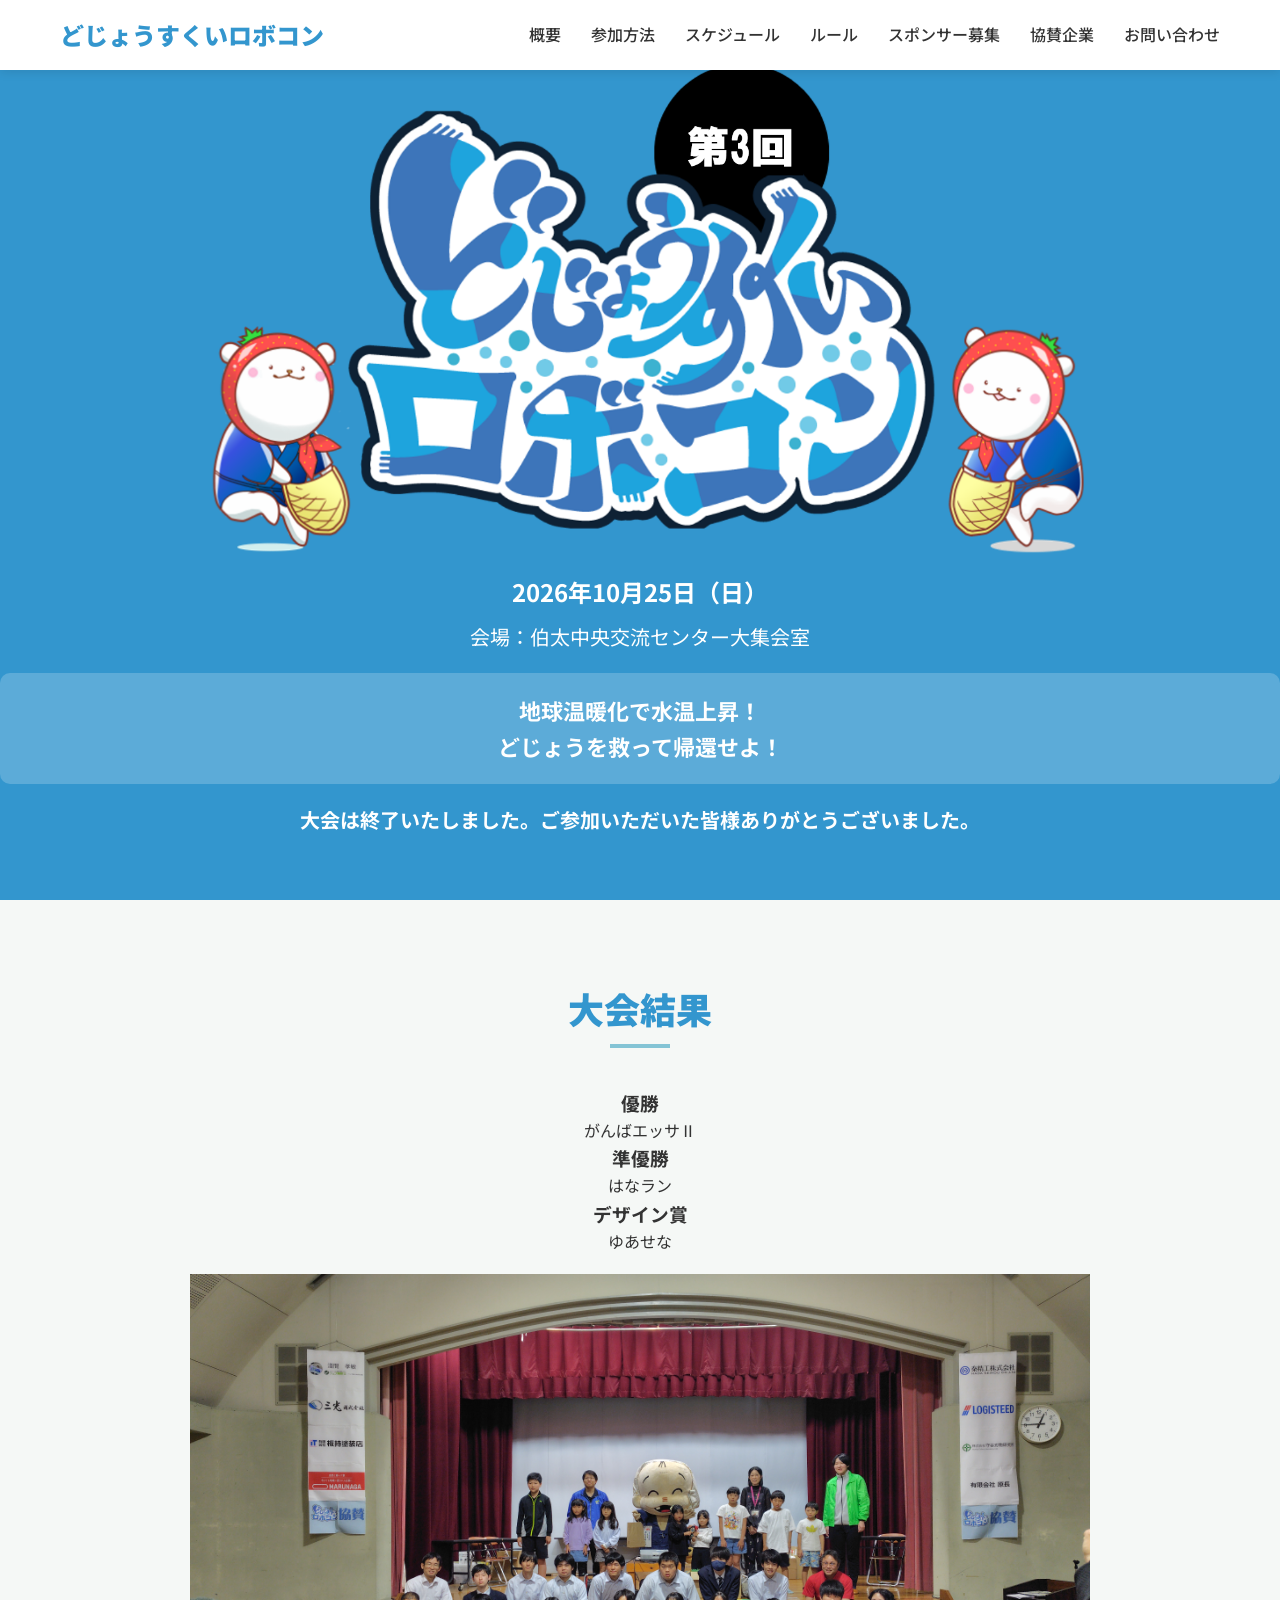
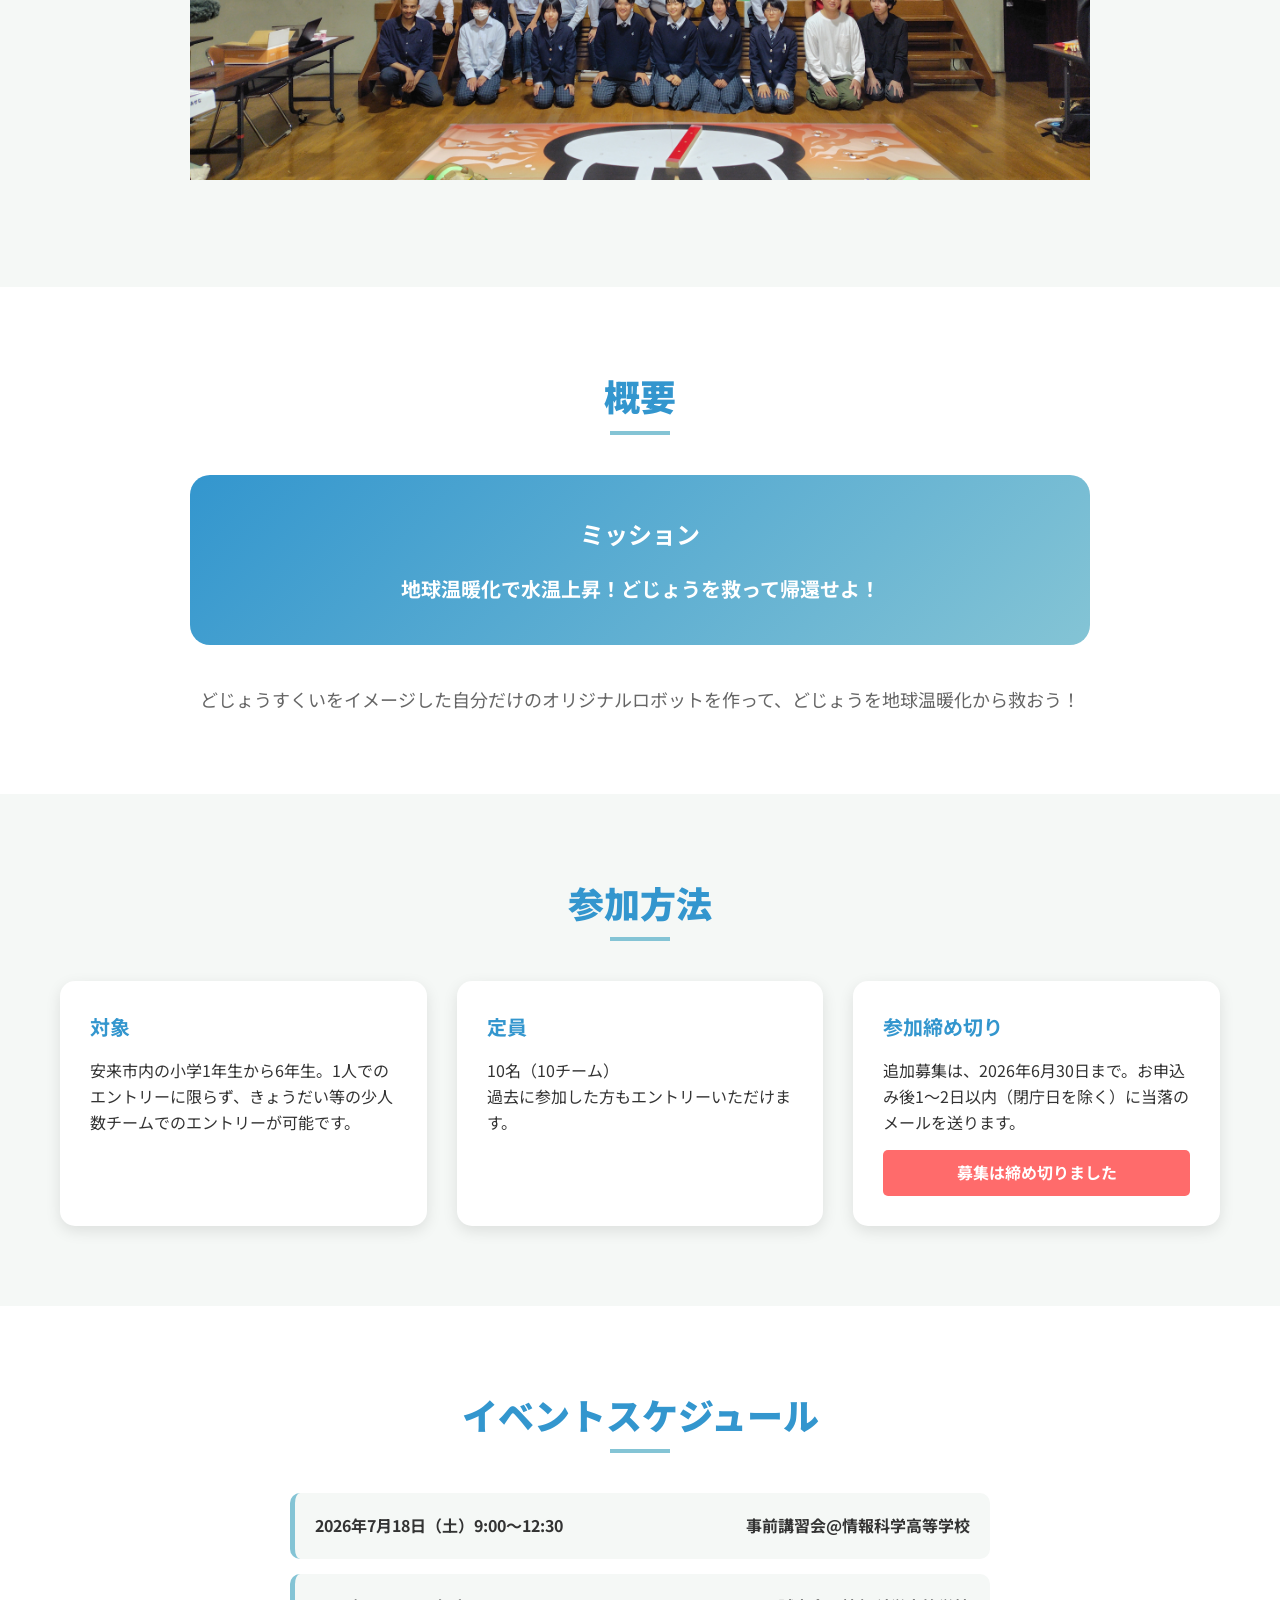
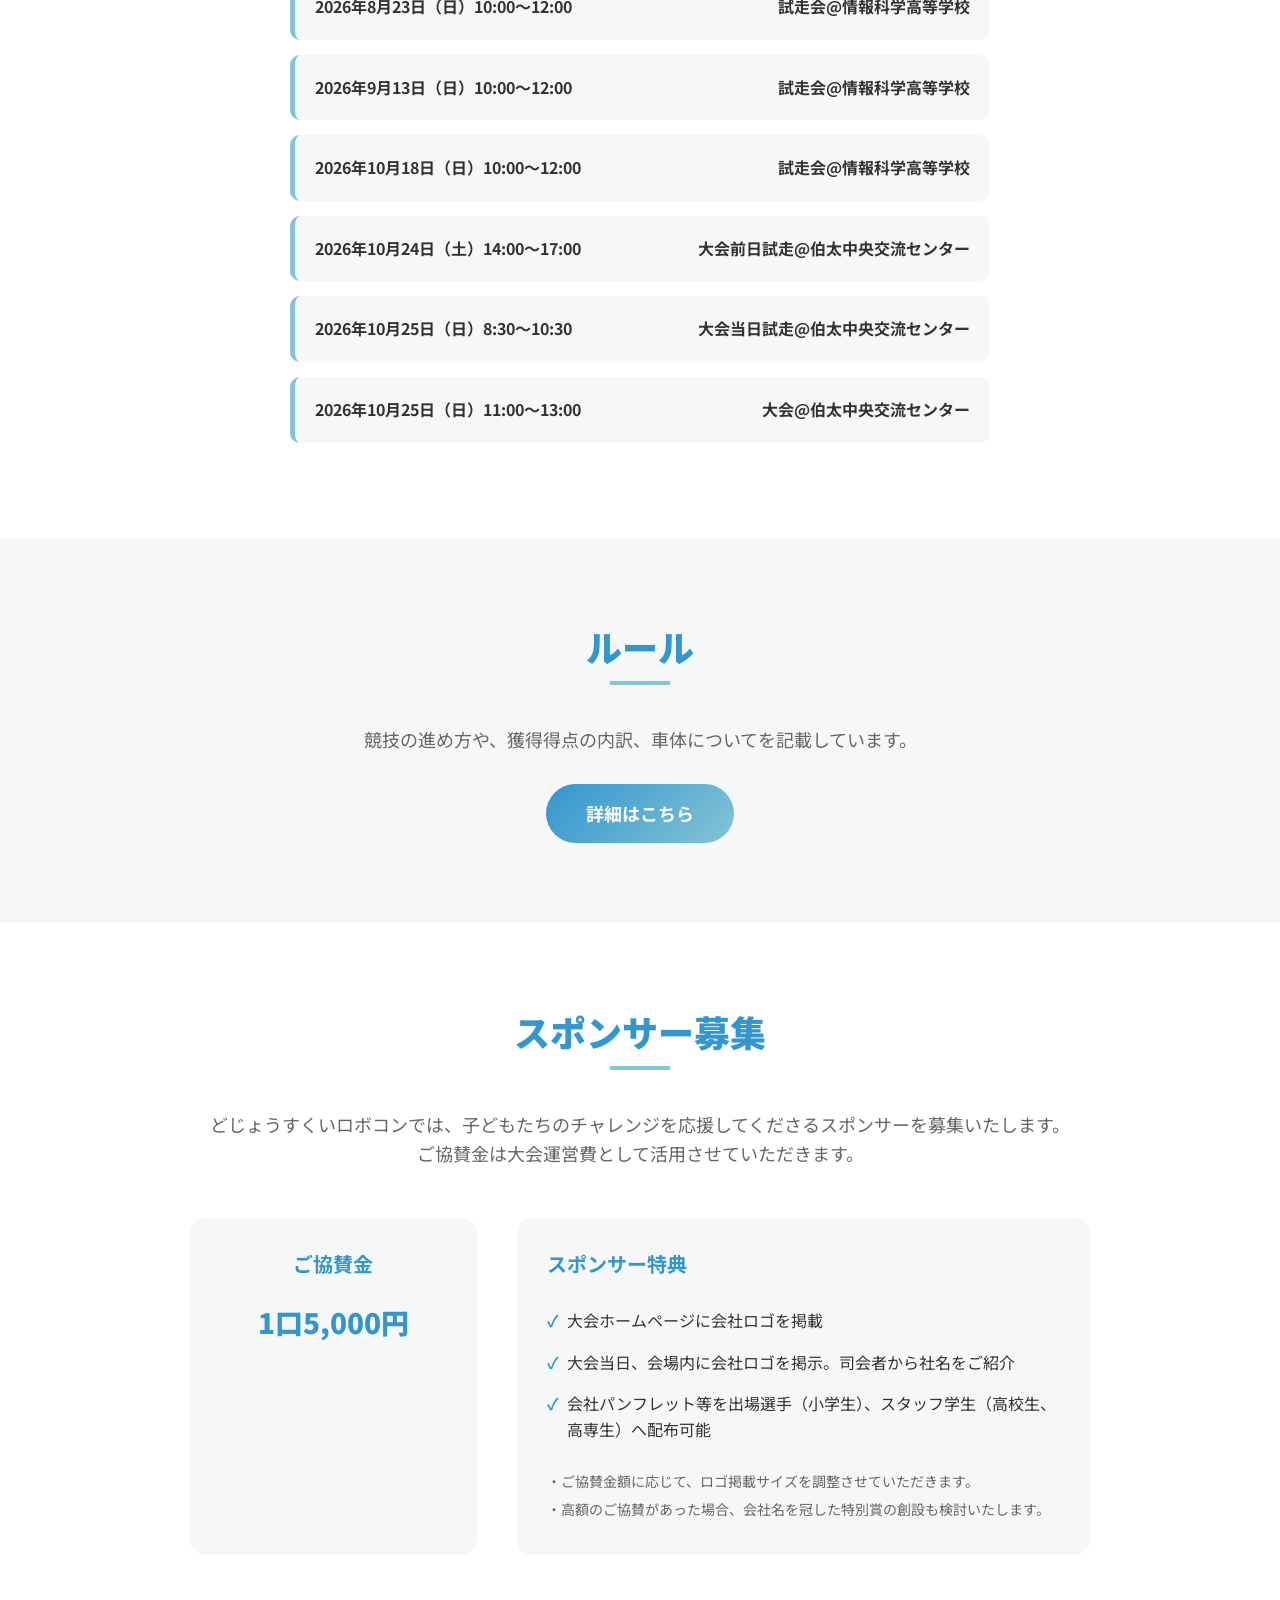
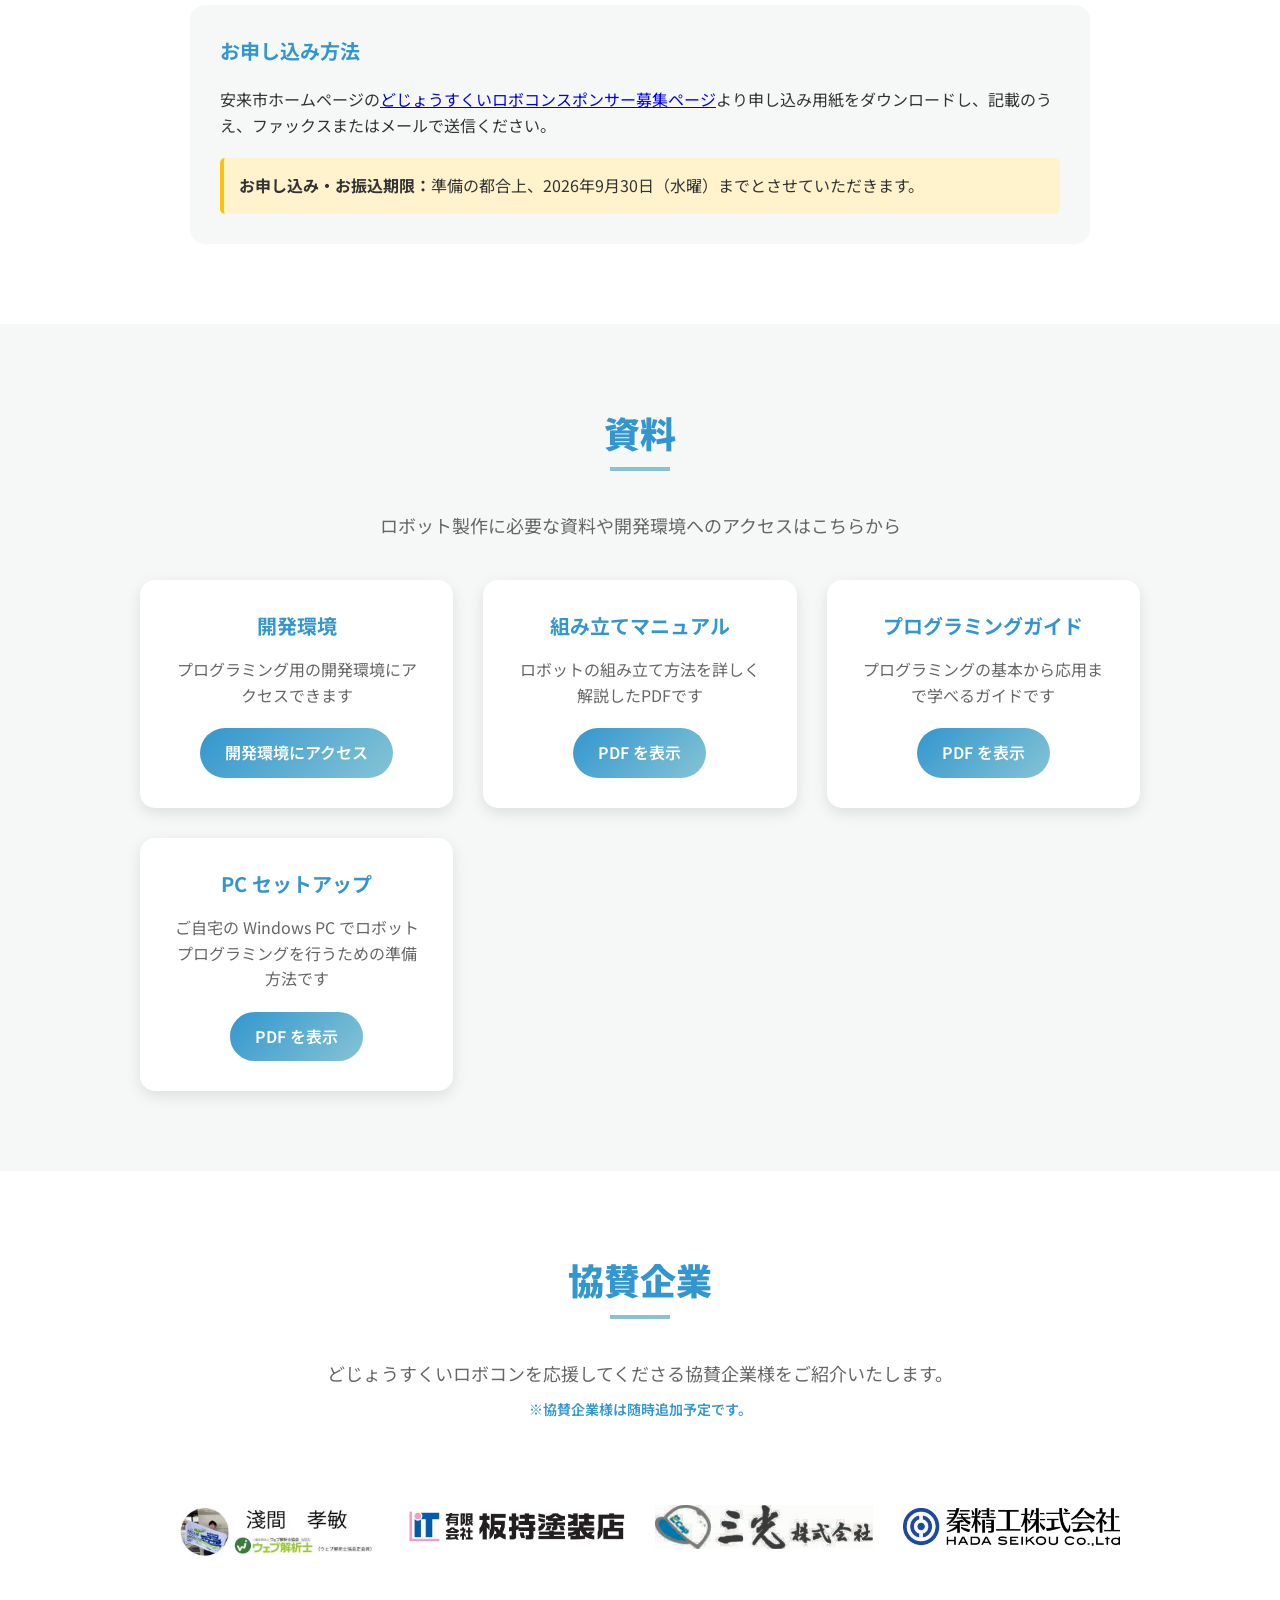
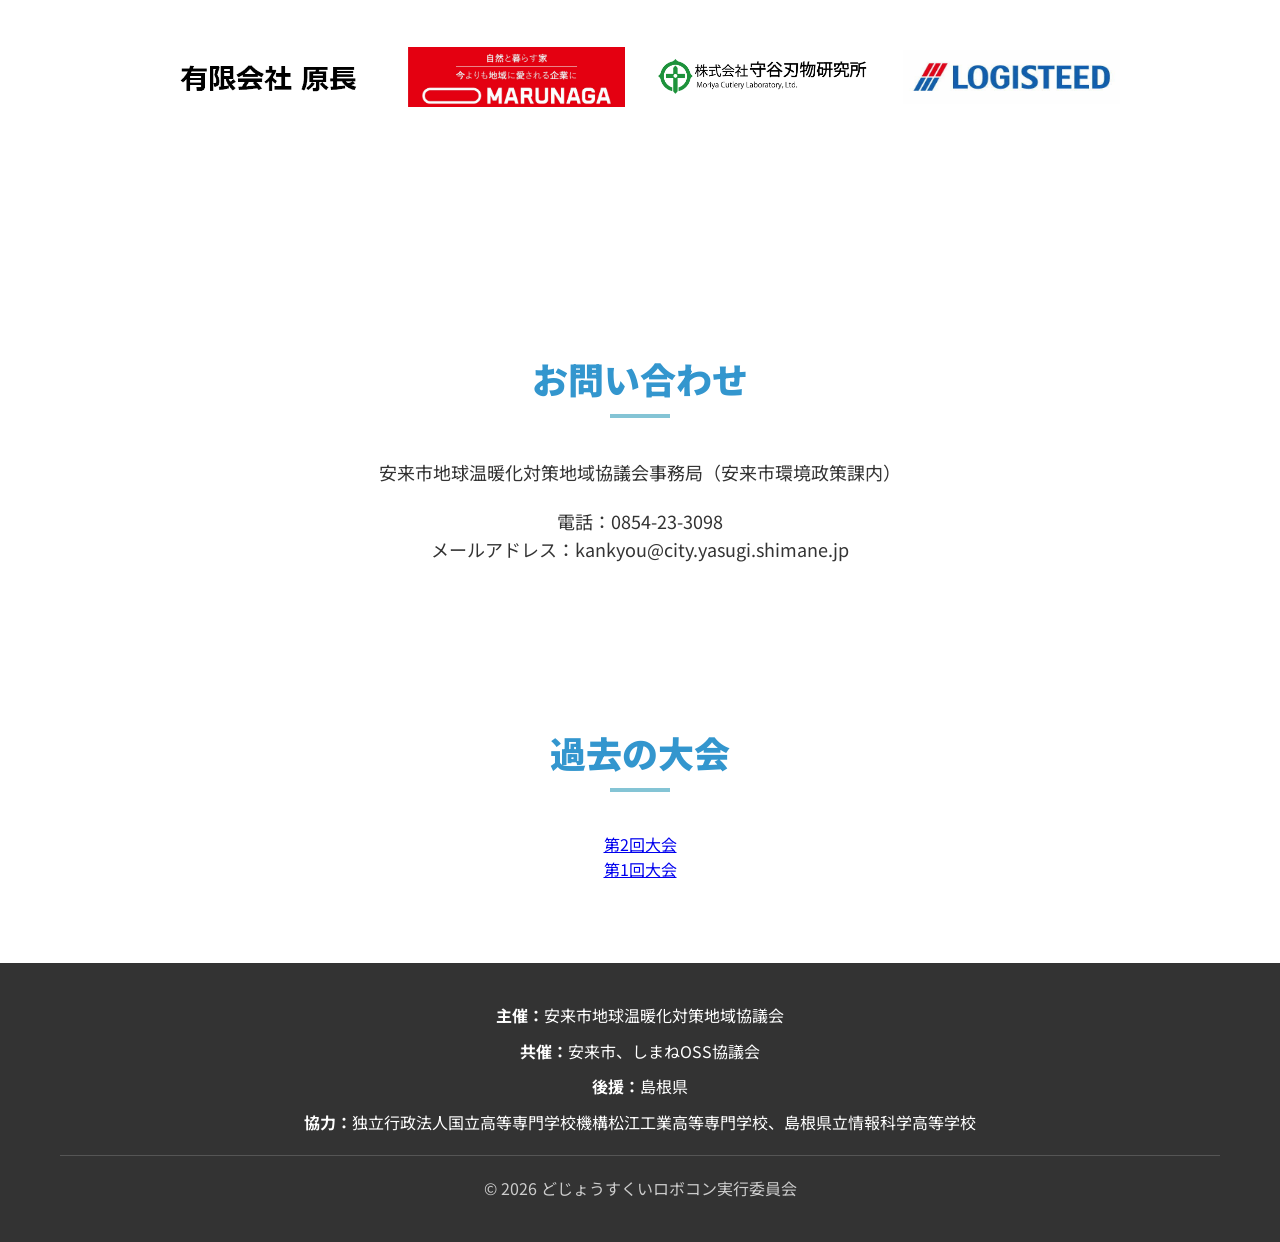
<file: index.html>
<!DOCTYPE html>
<html lang="ja">
  <head>
    <meta charset="UTF-8" />
    <meta name="viewport" content="width=device-width, initial-scale=1.0" />
    <title>どじょうすくいロボコン | ご当地こどもロボコン</title>
    <link rel="stylesheet" href="style.css" />
    <link
      href="https://fonts.googleapis.com/css2?family=Noto+Sans+JP:wght@400;700;900&display=swap"
      rel="stylesheet"
    />
  </head>
  <body>
    <!-- ヘッダー -->
    <header class="header">
      <nav class="nav">
        <div class="nav-container">
          <div class="logo">どじょうすくいロボコン</div>
          <ul class="nav-menu">
            <li><a href="#overview">概要</a></li>
            <li><a href="#participation">参加方法</a></li>
            <li><a href="#schedule">スケジュール</a></li>
            <li><a href="#rules">ルール</a></li>
            <li><a href="#sponsor">スポンサー募集</a></li>
            <li><a href="#sponsors">協賛企業</a></li>
            <li><a href="#contact">お問い合わせ</a></li>
          </ul>
          <div class="hamburger">
            <span></span>
            <span></span>
            <span></span>
          </div>
        </div>
      </nav>
    </header>

    <!-- メインビジュアル -->
    <section class="hero">
      <div class="hero-content">
        <!-- <div class="hero-logo">
                <div class="logo-circle">
                    <div class="logo-text">
                        <h1>どじょうすくい<br>ロボコン</h1>
                    </div>
                </div>
            </div> -->
        <img width=75% src="assets/main-visual.png" />
        <div class="hero-info">
          <p class="hero-date">2026年10月25日（日）</p>
          <p class="hero-location">会場：伯太中央交流センター大集会室</p>
          <p class="hero-mission">
            地球温暖化で水温上昇！<br />どじょうを救って帰還せよ！
          </p>
        </div>
        <div class="event-ended-info">
          <p>大会は終了いたしました。ご参加いただいた皆様ありがとうございました。</p>
        </div>
      </div>
    </section>

     <!-- 大会結果セクション -->
    <section id="result" class="result">
      <div class="container">
        <h2 class="section-title">大会結果</h2>
        <div class="result-content">
          <h3>優勝</h3>
          <p>がんばエッサⅡ</p>
          <h3>準優勝</h3>
          <p>はなラン</p>
          <h3>デザイン賞</h3>
          <p>ゆあせな</p>
        </div>
        <div class="group-photo-content">
          <img src="assets/group-photo.jpg" />
        </div>
      </div>
    </section>

    <!-- ロボコン概要セクション -->
    <section id="overview" class="overview">
      <div class="container">
        <h2 class="section-title">概要</h2>
        <div class="overview-content">
          <div class="mission-box">
            <h3>ミッション</h3>
            <p class="mission-text">
              地球温暖化で水温上昇！どじょうを救って帰還せよ！
            </p>
          </div>
          <div class="description">
            <p>
              どじょうすくいをイメージした自分だけのオリジナルロボットを作って、どじょうを地球温暖化から救おう！
            </p>
          </div>
        </div>
      </div>
    </section>

    <!-- 参加方法セクション -->
    <section id="participation" class="participation">
      <div class="container">
        <h2 class="section-title">参加方法</h2>
        <div class="participation-content">
          <div class="info-grid">
            <div class="info-item">
              <h3>対象</h3>
              <p>
                安来市内の小学1年生から6年生。1人でのエントリーに限らず、きょうだい等の少人数チームでのエントリーが可能です。
              </p>
            </div>
            <div class="info-item">
              <h3>定員</h3>
              <p>
                10名（10チーム）<br />過去に参加した方もエントリーいただけます。
              </p>
            </div>
            <div class="info-item">
              <h3>参加締め切り</h3>
              <p>
                追加募集は、2026年6月30日まで。お申込み後1～2日以内（閉庁日を除く）に当落のメールを送ります。
              </p>
              <div class="status-notice">
                <strong>募集は締め切りました</strong>
              </div>
            </div>
            <!-- <div class="info-item">
                        <h3>申込方法</h3>
                        <p>下記URLまたはQRコードより必要事項を入力のうえ、お申し込みください。（Googleフォーム）</p>
                        <div class="qr-placeholder">
                            <div class="qr-code">QRコード</div>
                        </div>
                    </div> -->
          </div>
        </div>
      </div>
    </section>

    <!-- イベントスケジュールセクション -->
    <section id="schedule" class="schedule">
      <div class="container">
        <h2 class="section-title">イベントスケジュール</h2>
        <div class="schedule-list">
          <div class="schedule-item">
            <div class="schedule-date">2026年7月18日（土）9:00〜12:30</div>
            <div class="schedule-event">事前講習会@情報科学高等学校</div>
          </div>
          <div class="schedule-item">
            <div class="schedule-date">2026年8月23日（日）10:00〜12:00</div>
            <div class="schedule-event">試走会@情報科学高等学校</div>
          </div>
          <div class="schedule-item">
            <div class="schedule-date">2026年9月13日（日）10:00〜12:00</div>
            <div class="schedule-event">試走会@情報科学高等学校</div>
          </div>
          <div class="schedule-item">
            <div class="schedule-date">2026年10月18日（日）10:00〜12:00</div>
            <div class="schedule-event">試走会@情報科学高等学校</div>
          </div>
          <div class="schedule-item">
            <div class="schedule-date">2026年10月24日（土）14:00〜17:00</div>
            <div class="schedule-event">大会前日試走@伯太中央交流センター</div>
          </div>
          <div class="schedule-item">
            <div class="schedule-date">2026年10月25日（日）8:30〜10:30</div>
            <div class="schedule-event">大会当日試走@伯太中央交流センター</div>
          </div>
          <div class="schedule-item main-event">
            <div class="schedule-date">2026年10月25日（日）11:00〜13:00</div>
            <div class="schedule-event">大会@伯太中央交流センター</div>
          </div>
        </div>
      </div>
    </section>

    <!-- ルールセクション -->
    <section id="rules" class="rules">
      <div class="container">
        <h2 class="section-title">ルール</h2>
        <div class="rules-content">
          <p>競技の進め方や、獲得得点の内訳、車体についてを記載しています。</p>
          <a href="rule.html" class="rules-button">詳細はこちら</a>
        </div>
      </div>
    </section>

    <!-- スポンサー募集セクション -->
    <section id="sponsor" class="sponsor">
      <div class="container">
        <h2 class="section-title">スポンサー募集</h2>
        <div class="sponsor-content">
          <p class="sponsor-intro">
            どじょうすくいロボコンでは、子どもたちのチャレンジを応援してくださるスポンサーを募集いたします。<br />ご協賛金は大会運営費として活用させていただきます。
          </p>

          <div class="sponsor-info">
            <div class="sponsor-fee">
              <h3>ご協賛金</h3>
              <p class="fee">1口5,000円</p>
            </div>

            <div class="sponsor-benefits">
              <h3>スポンサー特典</h3>
              <ul>
                <li>大会ホームページに会社ロゴを掲載</li>
                <li>
                  大会当日、会場内に会社ロゴを掲示。司会者から社名をご紹介
                </li>
                <li>
                  会社パンフレット等を出場選手（小学生）、スタッフ学生（高校生、高専生）へ配布可能
                </li>
              </ul>
              <div class="sponsor-notes">
                <p>
                  ・ご協賛金額に応じて、ロゴ掲載サイズを調整させていただきます。
                </p>
                <p>
                  ・高額のご協賛があった場合、会社名を冠した特別賞の創設も検討いたします。
                </p>
              </div>
            </div>
          </div>

          <div class="sponsor-application">
            <h3>お申し込み方法</h3>
            <p>
              安来市ホームページの<a
                href="https://www.city.yasugi.shimane.jp/kurashi/gomi/others/hozen/dojousukui_robokon_sponsor.html"
                >どじょうすくいロボコンスポンサー募集ページ</a
              >より申し込み用紙をダウンロードし、記載のうえ、ファックスまたはメールで送信ください。
            </p>
            <p class="deadline">
              <strong>お申し込み・お振込期限：</strong
              >準備の都合上、2026年9月30日（水曜）までとさせていただきます。
            </p>
<!--
            <p class="closed">
              <strong>募集は締め切りました</strong>
            </p>
-->	    
          </div>
        </div>
      </div>
    </section>

    <!-- 資料セクション -->
    <section id="resources" class="resources">
      <div class="container">
        <h2 class="section-title">資料</h2>
        <div class="resources-content">
          <p>ロボット製作に必要な資料や開発環境へのアクセスはこちらから</p>
          <div class="resources-grid">
            <div class="resource-item">
              <h3>開発環境</h3>
              <p>プログラミング用の開発環境にアクセスできます</p>
              <a
                href="https://mrubyc.gfd-dennou.org/smt/"
                class="resource-button"
                >開発環境にアクセス</a
              >
            </div>
            <div class="resource-item">
              <h3>組み立てマニュアル</h3>
              <p>ロボットの組み立て方法を詳しく解説したPDFです</p>
              <a
                href="pdf/KANIROBOT_kumitate_2026_yasugi_20250715.pdf"
                class="resource-button"
                >PDF を表示</a
              >
            </div>
            <div class="resource-item">
              <h3>プログラミングガイド</h3>
              <p>プログラミングの基本から応用まで学べるガイドです</p>
              <a
                href="pdf/KANIROBO_programming_2026_yasugi_20260710.pdf"
                class="resource-button"
                >PDF を表示</a
              >
            </div>
            <div class="resource-item">
              <h3>PC セットアップ</h3>
              <p>ご自宅の Windows PC でロボットプログラミングを行うための準備方法です</p>
              <a
                href="pdf/KANIROBO_PCsetup_2026_20260715.pdf"
                class="resource-button"
                >PDF を表示</a
              >
            </div>
          </div>
        </div>
      </div>
    </section>

    <!-- 協賛企業セクション -->
    <section id="sponsors" class="sponsors">
      <div class="container">
        <h2 class="section-title">協賛企業</h2>
        <div class="sponsors-content">
          <p class="sponsors-intro">
            どじょうすくいロボコンを応援してくださる協賛企業様をご紹介いたします。
          </p>
          <p class="sponsors-note">※協賛企業様は随時追加予定です。</p>

          <div class="sponsors-grid">
            <div class="sponsor-logo">
              <img src="assets/sponser-logo/asamatakatoshi.jpg" />
            </div>
            <div class="sponsor-logo">
              <a href="https://itamochi.jp/" target="_blank">
                <img src="assets/sponser-logo/itamochitosouten.jpg" />
              </a>
            </div>	    
            <div class="sponsor-logo">
              <a href="https://sankokk-net.co.jp/" target="_blank">
                <img src="assets/sponser-logo/sanko.jpg" />
              </a>
            </div>
            <div class="sponsor-logo">
              <a href="https://hadaseikou.co.jp/" target="_blank">
                <img src="assets/sponser-logo/hadaseikou.jpg" />
              </a>
            </div>
            <div class="sponsor-logo">
              <img src="assets/sponser-logo/haracho.png" />
            </div>	    
            <div class="sponsor-logo">
              <a href="https://www.marunaga.jp/" target="_blank">
                <img src="assets/sponser-logo/marunaga.jpg" />
              </a>
            </div>
            <div class="sponsor-logo">
              <a href="https://www.moriyacl.co.jp/" target="_blank">
                <img src="assets/sponser-logo/moriyahamono.png" />
              </a>
            </div>	    
            <div class="sponsor-logo">
              <a href="https://www.logisteed.com/jp/" target="_blank">
                <img src="assets/sponser-logo/logisteed.jpg" />
              </a>
            </div>
          </div>
          <!-- <div class="sponsor-recruitment">
            <p>協賛企業様も募集中です！</p>
            <a href="#sponsor" class="sponsor-link-button"
              >スポンサー募集について</a
            >
          </div> -->
        </div>
      </div>
    </section>

    <!-- お問い合わせセクション -->
    <section id="contact" class="contact">
      <div class="container">
        <h2 class="section-title">お問い合わせ</h2>
        <div class="contact-info">
          <p>安来市地球温暖化対策地域協議会事務局（安来市環境政策課内）</p>
          <p class="phone">電話：<a>0854-23-3098</a></p>
          <p class="email">
            メールアドレス：<a>kankyou@city.yasugi.shimane.jp</a>
          </p>
        </div>
      </div>
    </section>

    <!-- お問い合わせセクション -->
    <section id="contact" class="contact">
      <div class="container">
        <h2 class="section-title">過去の大会</h2>
        <div>
	    <p><a href=archives/2nd/index.html>第2回大会</a></p>
	    <p><a href=https://www.city.yasugi.shimane.jp/kurashi/gomi/others/hozen/dojousukui_robokon.html>第1回大会</a></p>
        </div>
      </div>
    </section>

    <!-- フッター -->
    <footer class="footer">
      <div class="container">
        <div class="footer-content">
          <div class="organizers">
            <p><strong>主催：</strong>安来市地球温暖化対策地域協議会</p>
            <p><strong>共催：</strong>安来市、しまねOSS協議会</p>
            <p><strong>後援：</strong>島根県</p>
            <p>
              <strong>協力：</strong
              >独立行政法人国立高等専門学校機構松江工業高等専門学校、島根県立情報科学高等学校
            </p>
          </div>
          <div class="copyright">
            <p>© 2026 どじょうすくいロボコン実行委員会</p>
          </div>
        </div>
      </div>
    </footer>
  </body>
</html>
</file>
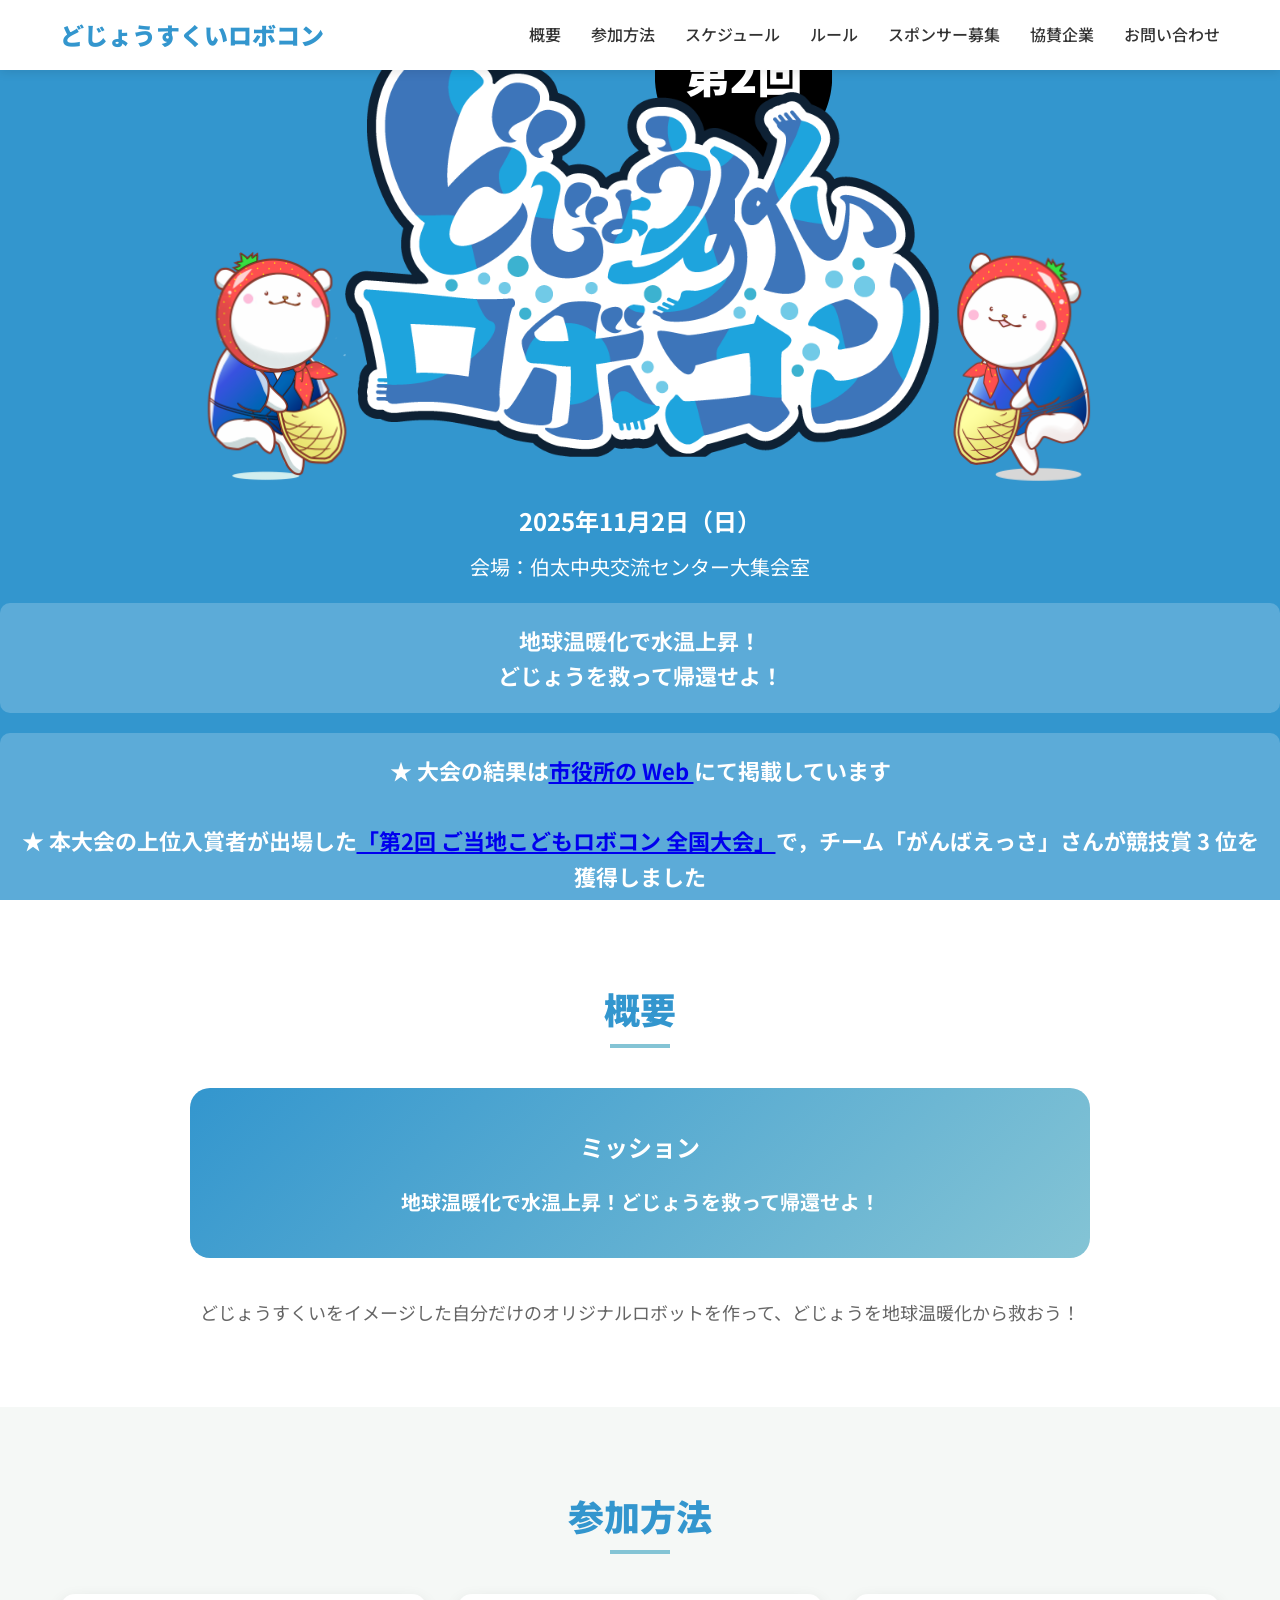
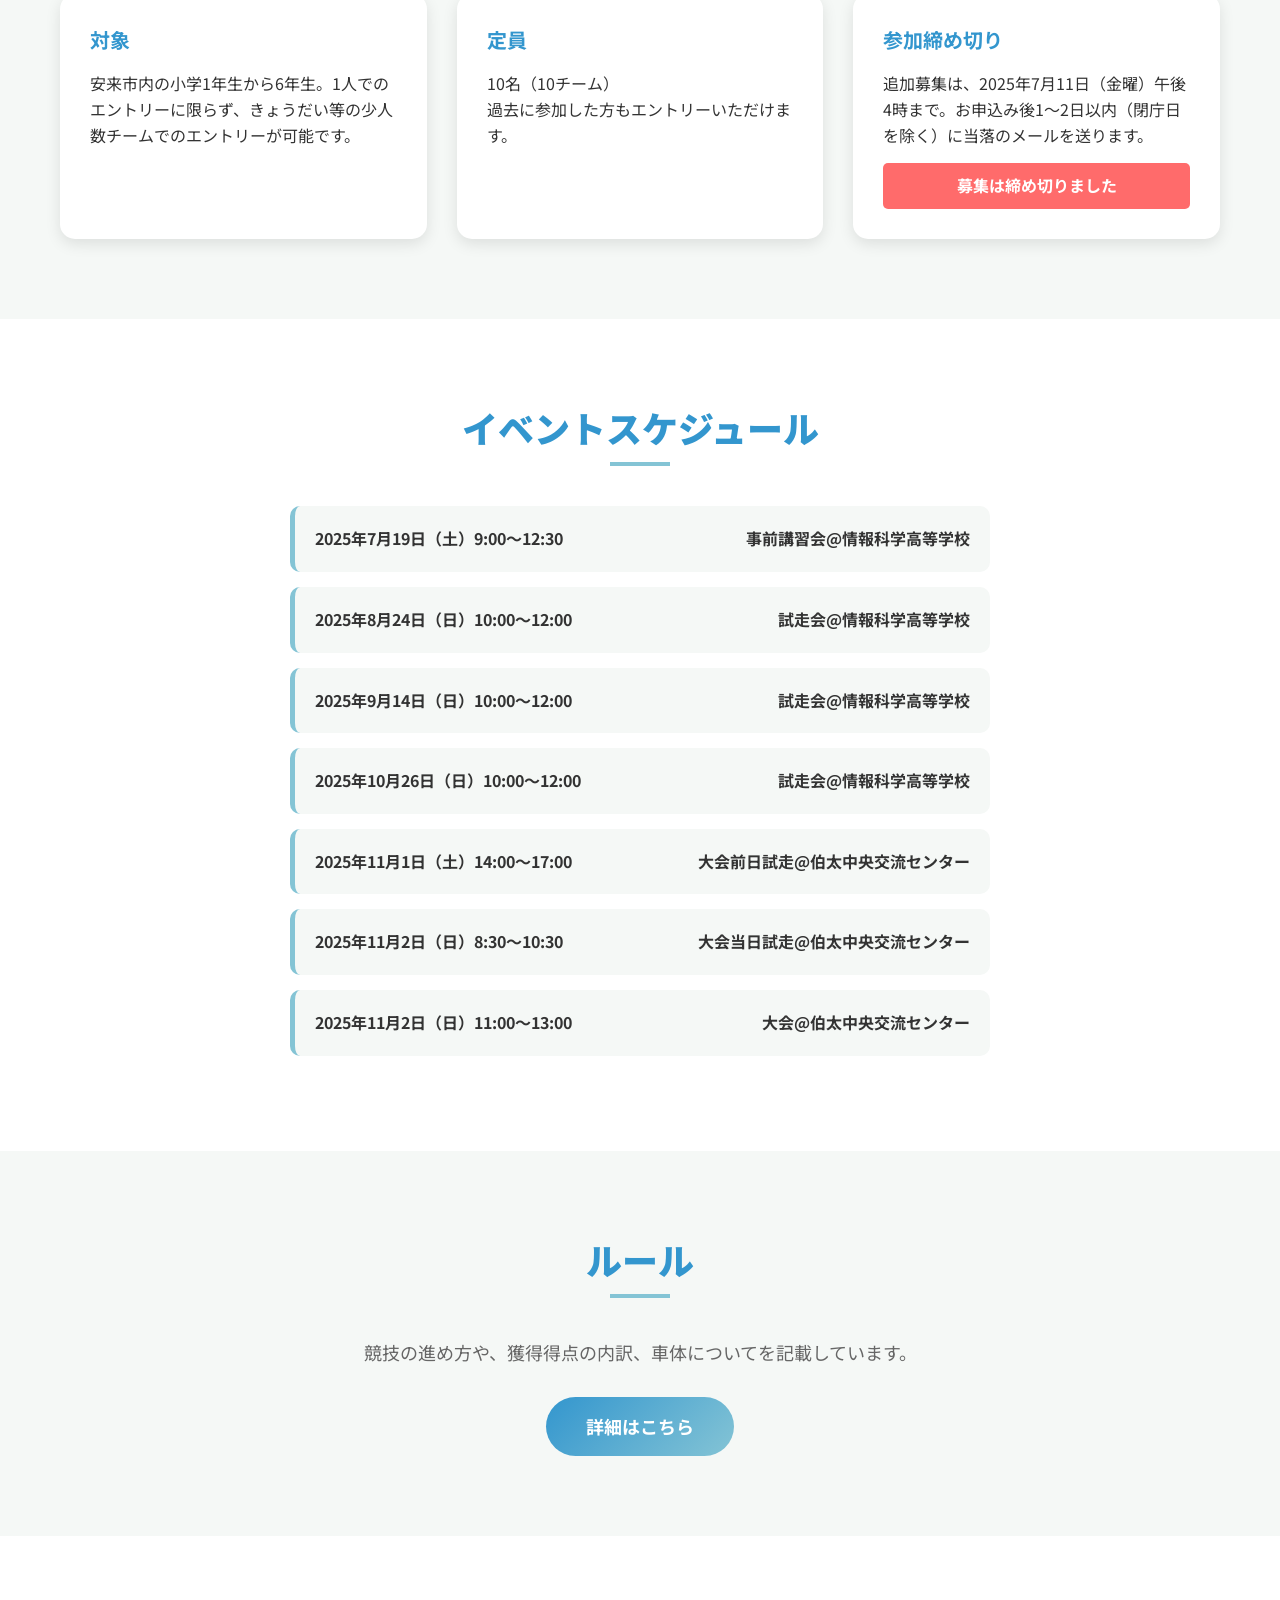
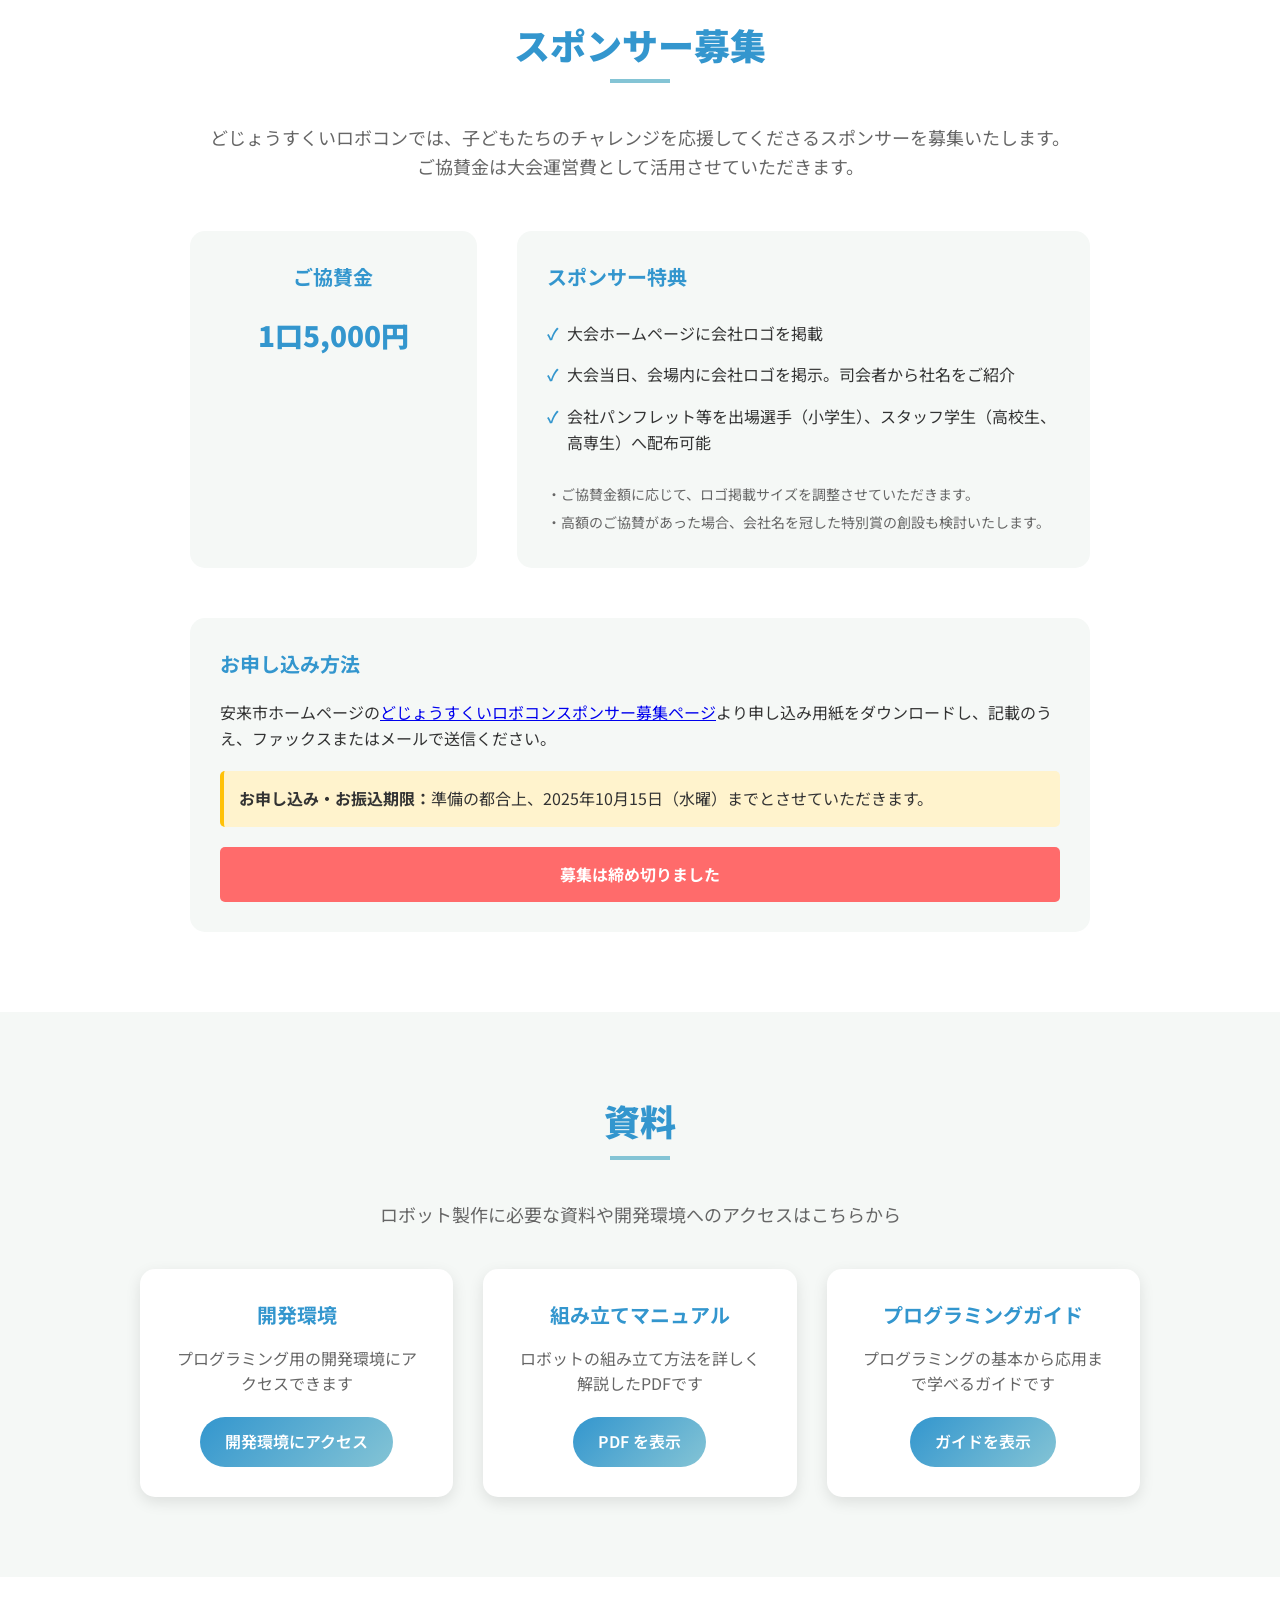
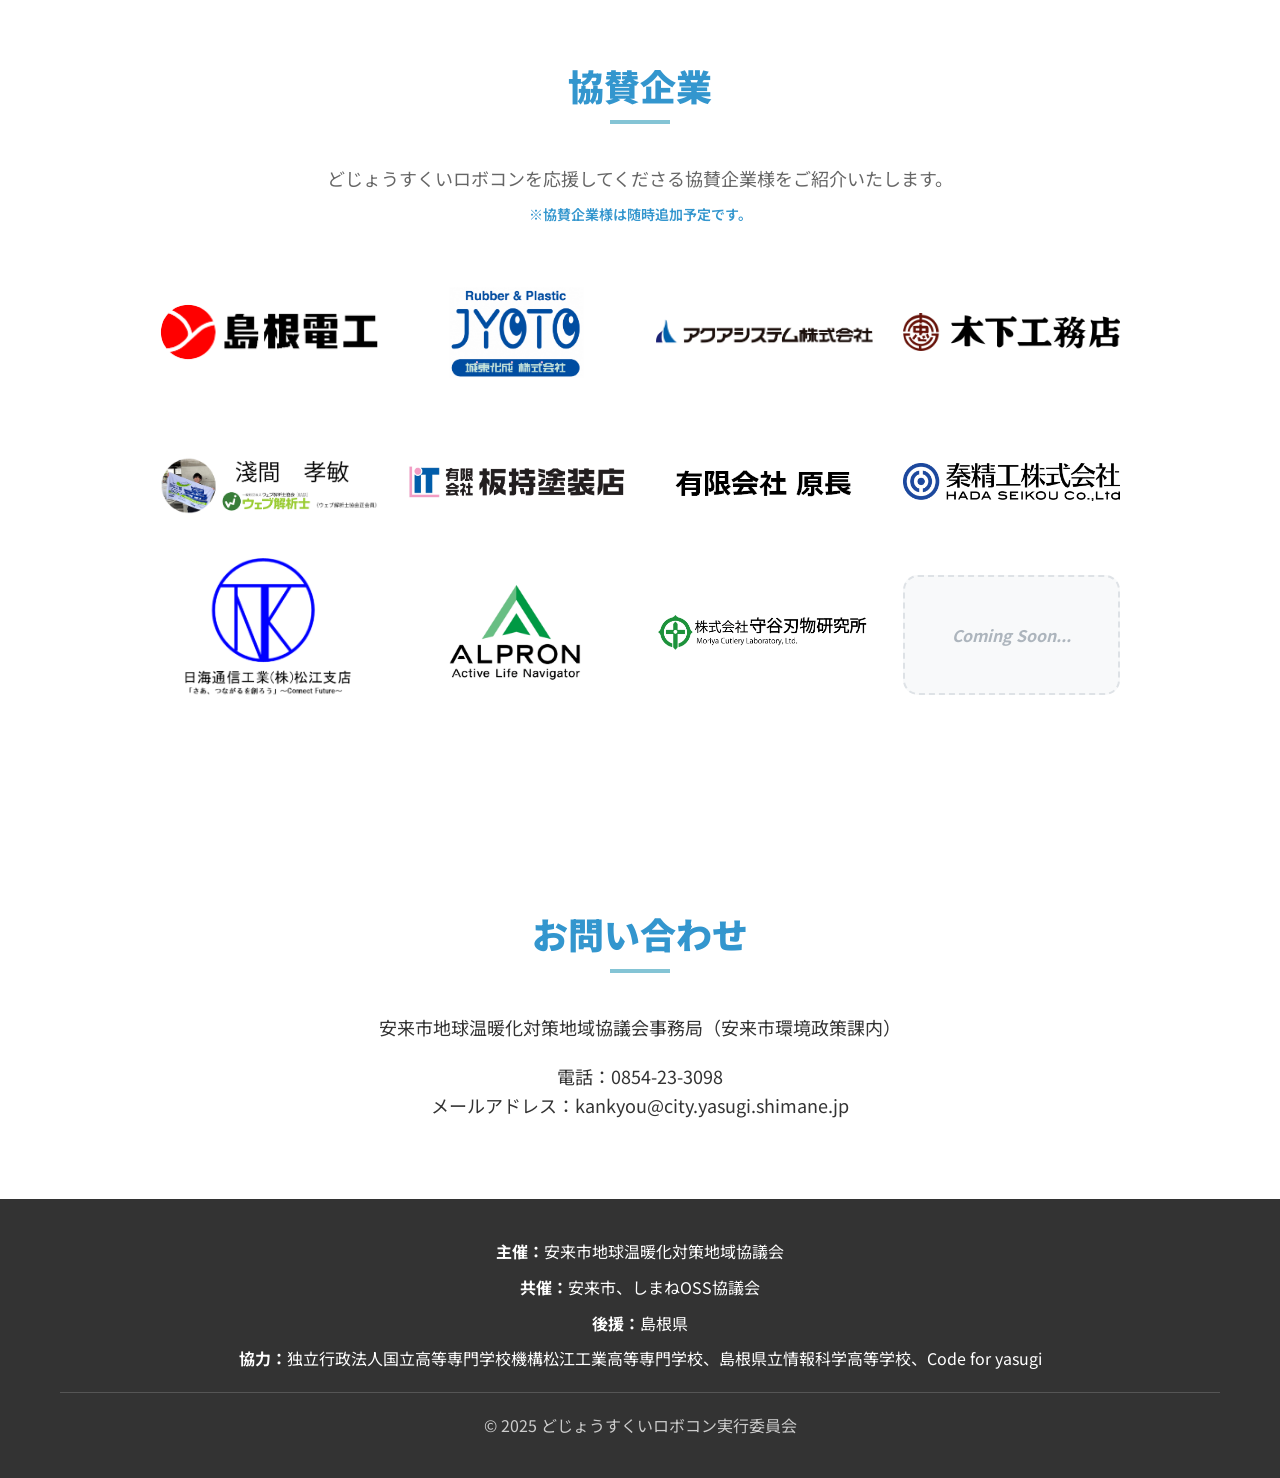
<file: archives/2nd/index.html>
<!DOCTYPE html>
<html lang="ja">
  <head>
    <meta charset="UTF-8" />
    <meta name="viewport" content="width=device-width, initial-scale=1.0" />
    <title>どじょうすくいロボコン | ご当地こどもロボコン</title>
    <link rel="stylesheet" href="style.css" />
    <link
      href="https://fonts.googleapis.com/css2?family=Noto+Sans+JP:wght@400;700;900&display=swap"
      rel="stylesheet"
    />
  </head>
  <body>
    <!-- ヘッダー -->
    <header class="header">
      <nav class="nav">
        <div class="nav-container">
          <div class="logo">どじょうすくいロボコン</div>
          <ul class="nav-menu">
            <li><a href="#overview">概要</a></li>
            <li><a href="#participation">参加方法</a></li>
            <li><a href="#schedule">スケジュール</a></li>
            <li><a href="#rules">ルール</a></li>
            <li><a href="#sponsor">スポンサー募集</a></li>
            <li><a href="#sponsors">協賛企業</a></li>
            <li><a href="#contact">お問い合わせ</a></li>
          </ul>
          <div class="hamburger">
            <span></span>
            <span></span>
            <span></span>
          </div>
        </div>
      </nav>
    </header>

    <!-- メインビジュアル -->
    <section class="hero">
      <div class="hero-content">
        <!-- <div class="hero-logo">
                <div class="logo-circle">
                    <div class="logo-text">
                        <h1>どじょうすくい<br>ロボコン</h1>
                    </div>
                </div>
            </div> -->
        <img src="assets/main-visual.png" />
        <div class="hero-info">
          <p class="hero-date">2025年11月2日（日）</p>
          <p class="hero-location">会場：伯太中央交流センター大集会室</p>
          <p class="hero-mission">
            地球温暖化で水温上昇！<br />どじょうを救って帰還せよ！
          </p>
	  <p class="hero-mission">
	      ★ 大会の結果は<a href=https://www.city.yasugi.shimane.jp/kurashi/gomi/others/hozen/dojousukui_robokon2.html>市役所の Web </a>にて掲載しています<br><br>
	      ★ 本大会の上位入賞者が出場した<a href=https://gotochi-robocon.com/zenkoku/archive/2025/>「第2回 ご当地こどもロボコン 全国大会」</a>で，チーム「がんばえっさ」さんが競技賞 3 位を獲得しました
	  </p>

        </div>
      </div>
    </section>

    <!-- ロボコン概要セクション -->
    <section id="overview" class="overview">
      <div class="container">
        <h2 class="section-title">概要</h2>
        <div class="overview-content">
          <div class="mission-box">
            <h3>ミッション</h3>
            <p class="mission-text">
              地球温暖化で水温上昇！どじょうを救って帰還せよ！
            </p>
          </div>
          <div class="description">
            <p>
              どじょうすくいをイメージした自分だけのオリジナルロボットを作って、どじょうを地球温暖化から救おう！
            </p>
          </div>
        </div>
      </div>
    </section>

    <!-- 参加方法セクション -->
    <section id="participation" class="participation">
      <div class="container">
        <h2 class="section-title">参加方法</h2>
        <div class="participation-content">
          <div class="info-grid">
            <div class="info-item">
              <h3>対象</h3>
              <p>
                安来市内の小学1年生から6年生。1人でのエントリーに限らず、きょうだい等の少人数チームでのエントリーが可能です。
              </p>
            </div>
            <div class="info-item">
              <h3>定員</h3>
              <p>
                10名（10チーム）<br />過去に参加した方もエントリーいただけます。
              </p>
            </div>
            <div class="info-item">
              <h3>参加締め切り</h3>
              <p>
                追加募集は、2025年7月11日（金曜）午後4時まで。お申込み後1～2日以内（閉庁日を除く）に当落のメールを送ります。
              </p>
              <div class="status-notice">
                <strong>募集は締め切りました</strong>
              </div>
            </div>
            <!-- <div class="info-item">
                        <h3>申込方法</h3>
                        <p>下記URLまたはQRコードより必要事項を入力のうえ、お申し込みください。（Googleフォーム）</p>
                        <div class="qr-placeholder">
                            <div class="qr-code">QRコード</div>
                        </div>
                    </div> -->
          </div>
        </div>
      </div>
    </section>

    <!-- イベントスケジュールセクション -->
    <section id="schedule" class="schedule">
      <div class="container">
        <h2 class="section-title">イベントスケジュール</h2>
        <div class="schedule-list">
          <div class="schedule-item">
            <div class="schedule-date">2025年7月19日（土）9:00〜12:30</div>
            <div class="schedule-event">事前講習会@情報科学高等学校</div>
          </div>
          <div class="schedule-item">
            <div class="schedule-date">2025年8月24日（日）10:00〜12:00</div>
            <div class="schedule-event">試走会@情報科学高等学校</div>
          </div>
          <div class="schedule-item">
            <div class="schedule-date">2025年9月14日（日）10:00〜12:00</div>
            <div class="schedule-event">試走会@情報科学高等学校</div>
          </div>
          <div class="schedule-item">
            <div class="schedule-date">2025年10月26日（日）10:00〜12:00</div>
            <div class="schedule-event">試走会@情報科学高等学校</div>
          </div>
          <div class="schedule-item">
            <div class="schedule-date">2025年11月1日（土）14:00〜17:00</div>
            <div class="schedule-event">大会前日試走@伯太中央交流センター</div>
          </div>
          <div class="schedule-item">
            <div class="schedule-date">2025年11月2日（日）8:30〜10:30</div>
            <div class="schedule-event">大会当日試走@伯太中央交流センター</div>
          </div>
          <div class="schedule-item main-event">
            <div class="schedule-date">2025年11月2日（日）11:00〜13:00</div>
            <div class="schedule-event">大会@伯太中央交流センター</div>
          </div>
        </div>
      </div>
    </section>

    <!-- ルールセクション -->
    <section id="rules" class="rules">
      <div class="container">
        <h2 class="section-title">ルール</h2>
        <div class="rules-content">
          <p>競技の進め方や、獲得得点の内訳、車体についてを記載しています。</p>
          <a href="rule.html" class="rules-button">詳細はこちら</a>
        </div>
      </div>
    </section>

    <!-- スポンサー募集セクション -->
    <section id="sponsor" class="sponsor">
      <div class="container">
        <h2 class="section-title">スポンサー募集</h2>
        <div class="sponsor-content">
          <p class="sponsor-intro">
            どじょうすくいロボコンでは、子どもたちのチャレンジを応援してくださるスポンサーを募集いたします。<br />ご協賛金は大会運営費として活用させていただきます。
          </p>

          <div class="sponsor-info">
            <div class="sponsor-fee">
              <h3>ご協賛金</h3>
              <p class="fee">1口5,000円</p>
            </div>

            <div class="sponsor-benefits">
              <h3>スポンサー特典</h3>
              <ul>
                <li>大会ホームページに会社ロゴを掲載</li>
                <li>
                  大会当日、会場内に会社ロゴを掲示。司会者から社名をご紹介
                </li>
                <li>
                  会社パンフレット等を出場選手（小学生）、スタッフ学生（高校生、高専生）へ配布可能
                </li>
              </ul>
              <div class="sponsor-notes">
                <p>
                  ・ご協賛金額に応じて、ロゴ掲載サイズを調整させていただきます。
                </p>
                <p>
                  ・高額のご協賛があった場合、会社名を冠した特別賞の創設も検討いたします。
                </p>
              </div>
            </div>
          </div>

          <div class="sponsor-application">
            <h3>お申し込み方法</h3>
            <p>
              安来市ホームページの<a
                href="https://www.city.yasugi.shimane.jp/kurashi/gomi/others/hozen/dojousukui_robokon_sponsor.html"
                >どじょうすくいロボコンスポンサー募集ページ</a
              >より申し込み用紙をダウンロードし、記載のうえ、ファックスまたはメールで送信ください。
            </p>
            <p class="deadline">
              <strong>お申し込み・お振込期限：</strong
              >準備の都合上、2025年10月15日（水曜）までとさせていただきます。
            </p>
            <p class="closed">
              <strong>募集は締め切りました</strong>
            </p>
          </div>
        </div>
      </div>
    </section>

    <!-- 資料セクション -->
    <section id="resources" class="resources">
      <div class="container">
        <h2 class="section-title">資料</h2>
        <div class="resources-content">
          <p>ロボット製作に必要な資料や開発環境へのアクセスはこちらから</p>
          <div class="resources-grid">
            <div class="resource-item">
              <h3>開発環境</h3>
              <p>プログラミング用の開発環境にアクセスできます</p>
              <a
                href="https://ceres.epi.it.matsue-ct.ac.jp/smt/"
                class="resource-button"
                >開発環境にアクセス</a
              >
            </div>
            <div class="resource-item">
              <h3>組み立てマニュアル</h3>
              <p>ロボットの組み立て方法を詳しく解説したPDFです</p>
              <a
                href="pdf/KANIROBOT_kumitate-2024_20250717.pdf"
                class="resource-button"
                >PDF を表示</a
              >
            </div>
            <div class="resource-item">
              <h3>プログラミングガイド</h3>
              <p>プログラミングの基本から応用まで学べるガイドです</p>
              <a
                href="https://github.com/gfd-dennou-club/smt-gui/wiki/SmT-user-kanirobo1"
                class="resource-button"
                >ガイドを表示</a
              >
            </div>
          </div>
        </div>
      </div>
    </section>

    <!-- 協賛企業セクション -->
    <section id="sponsors" class="sponsors">
      <div class="container">
        <h2 class="section-title">協賛企業</h2>
        <div class="sponsors-content">
          <p class="sponsors-intro">
            どじょうすくいロボコンを応援してくださる協賛企業様をご紹介いたします。
          </p>
          <p class="sponsors-note">※協賛企業様は随時追加予定です。</p>

          <div class="sponsors-grid">
            <div class="sponsor-logo">
              <a href="https://www.sdgr.co.jp/" target="_blank">
                <img src="assets/sponser-logo/shimanedenkou.png" />
              </a>
            </div>
            <div class="sponsor-logo">
              <a href="https://www.jyoto-kasei.co.jp/" target="_blank">
                <img src="assets/sponser-logo/jyotokasei.png" />
              </a>
            </div>
            <div class="sponsor-logo">
              <a href="https://aqua-sys.co.jp/" target="_blank">
                <img src="assets/sponser-logo/aquasystem.png" />
              </a>
            </div>
            <div class="sponsor-logo">
              <a href="https://www.kino-home.com/" target="_blank">
                <img src="assets/sponser-logo/kinoshitakoumuten.png" />
              </a>
            </div>
            <div class="sponsor-logo">
              <img src="assets/sponser-logo/asamatakatoshi.png" />
            </div>
            <div class="sponsor-logo">
              <a href="https://itamochi.jp/" target="_blank">
                <img src="assets/sponser-logo/itamochitosouten.jpg" />
              </a>
            </div>
            <div class="sponsor-logo">
              <img src="assets/sponser-logo/haracho.png" />
            </div>
            <div class="sponsor-logo">
              <a href="https://hadaseikou.co.jp/" target="_blank">
                <img src="assets/sponser-logo/hadaseikou.png" />
              </a>
            </div>
            <div class="sponsor-logo">
              <a href="https://www.nikkaisys.co.jp/index.html" target="_blank">
                <img src="assets/sponser-logo/nikkaitsuushinkougyou.png" />
              </a>
            </div>
            <div class="sponsor-logo">
              <a href="https://alpron.co.jp/" target="_blank">
                <img src="assets/sponser-logo/alpron.png" />
              </a>
            </div>
            <div class="sponsor-logo">
              <a href="https://www.moriyacl.co.jp/" target="_blank">
                <img src="assets/sponser-logo/moriyahamono.png" />
              </a>
            </div>
            <div class="sponsor-logo coming-soon">
              <div class="logo-placeholder">
                <span>Coming Soon...</span>
              </div>
            </div>
          </div>

          <!-- <div class="sponsor-recruitment">
            <p>協賛企業様も募集中です！</p>
            <a href="#sponsor" class="sponsor-link-button"
              >スポンサー募集について</a
            >
          </div> -->
        </div>
      </div>
    </section>

    <!-- お問い合わせセクション -->
    <section id="contact" class="contact">
      <div class="container">
        <h2 class="section-title">お問い合わせ</h2>
        <div class="contact-info">
          <p>安来市地球温暖化対策地域協議会事務局（安来市環境政策課内）</p>
          <p class="phone">電話：<a>0854-23-3098</a></p>
          <p class="email">
            メールアドレス：<a>kankyou@city.yasugi.shimane.jp</a>
          </p>
        </div>
      </div>
    </section>

    <!-- フッター -->
    <footer class="footer">
      <div class="container">
        <div class="footer-content">
          <div class="organizers">
            <p><strong>主催：</strong>安来市地球温暖化対策地域協議会</p>
            <p><strong>共催：</strong>安来市、しまねOSS協議会</p>
            <p><strong>後援：</strong>島根県</p>
            <p>
              <strong>協力：</strong
              >独立行政法人国立高等専門学校機構松江工業高等専門学校、島根県立情報科学高等学校、Code
              for yasugi
            </p>
          </div>
          <div class="copyright">
            <p>© 2025 どじょうすくいロボコン実行委員会</p>
          </div>
        </div>
      </div>
    </footer>
  </body>
</html>
</file>
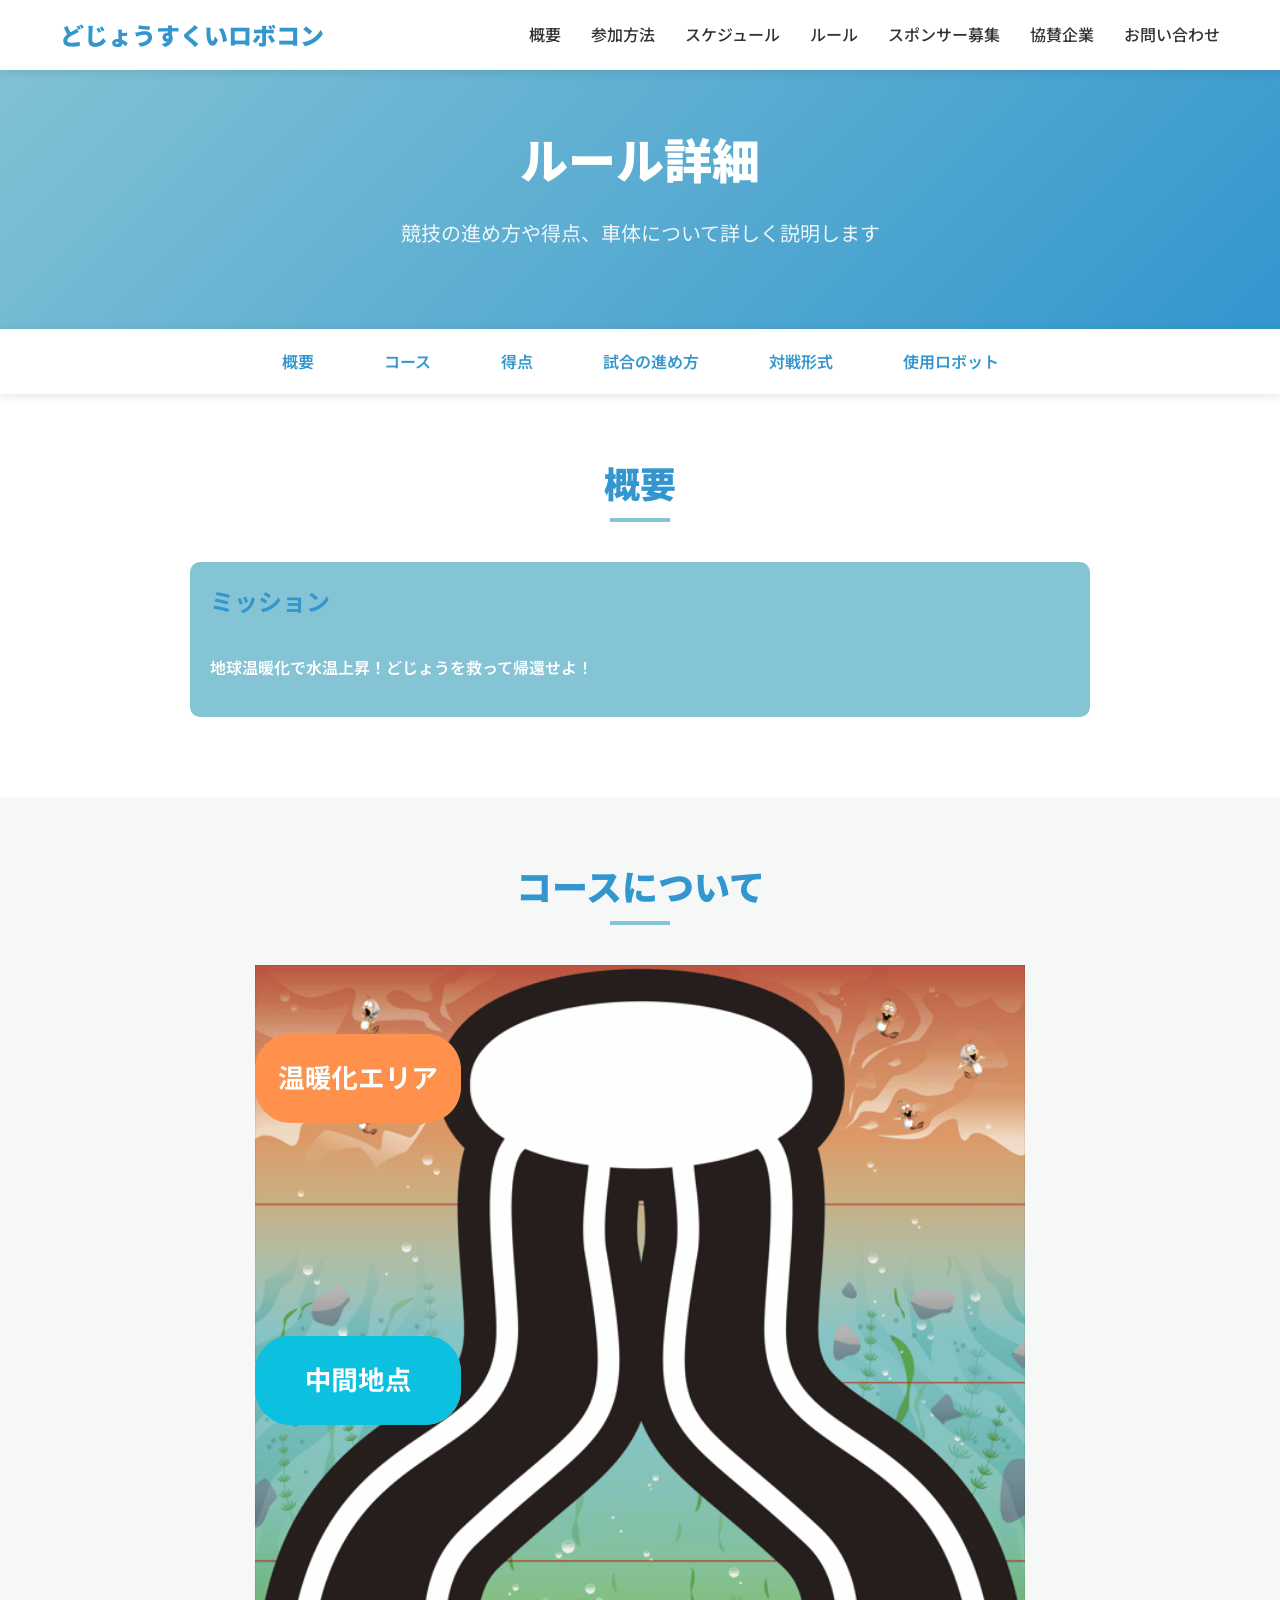
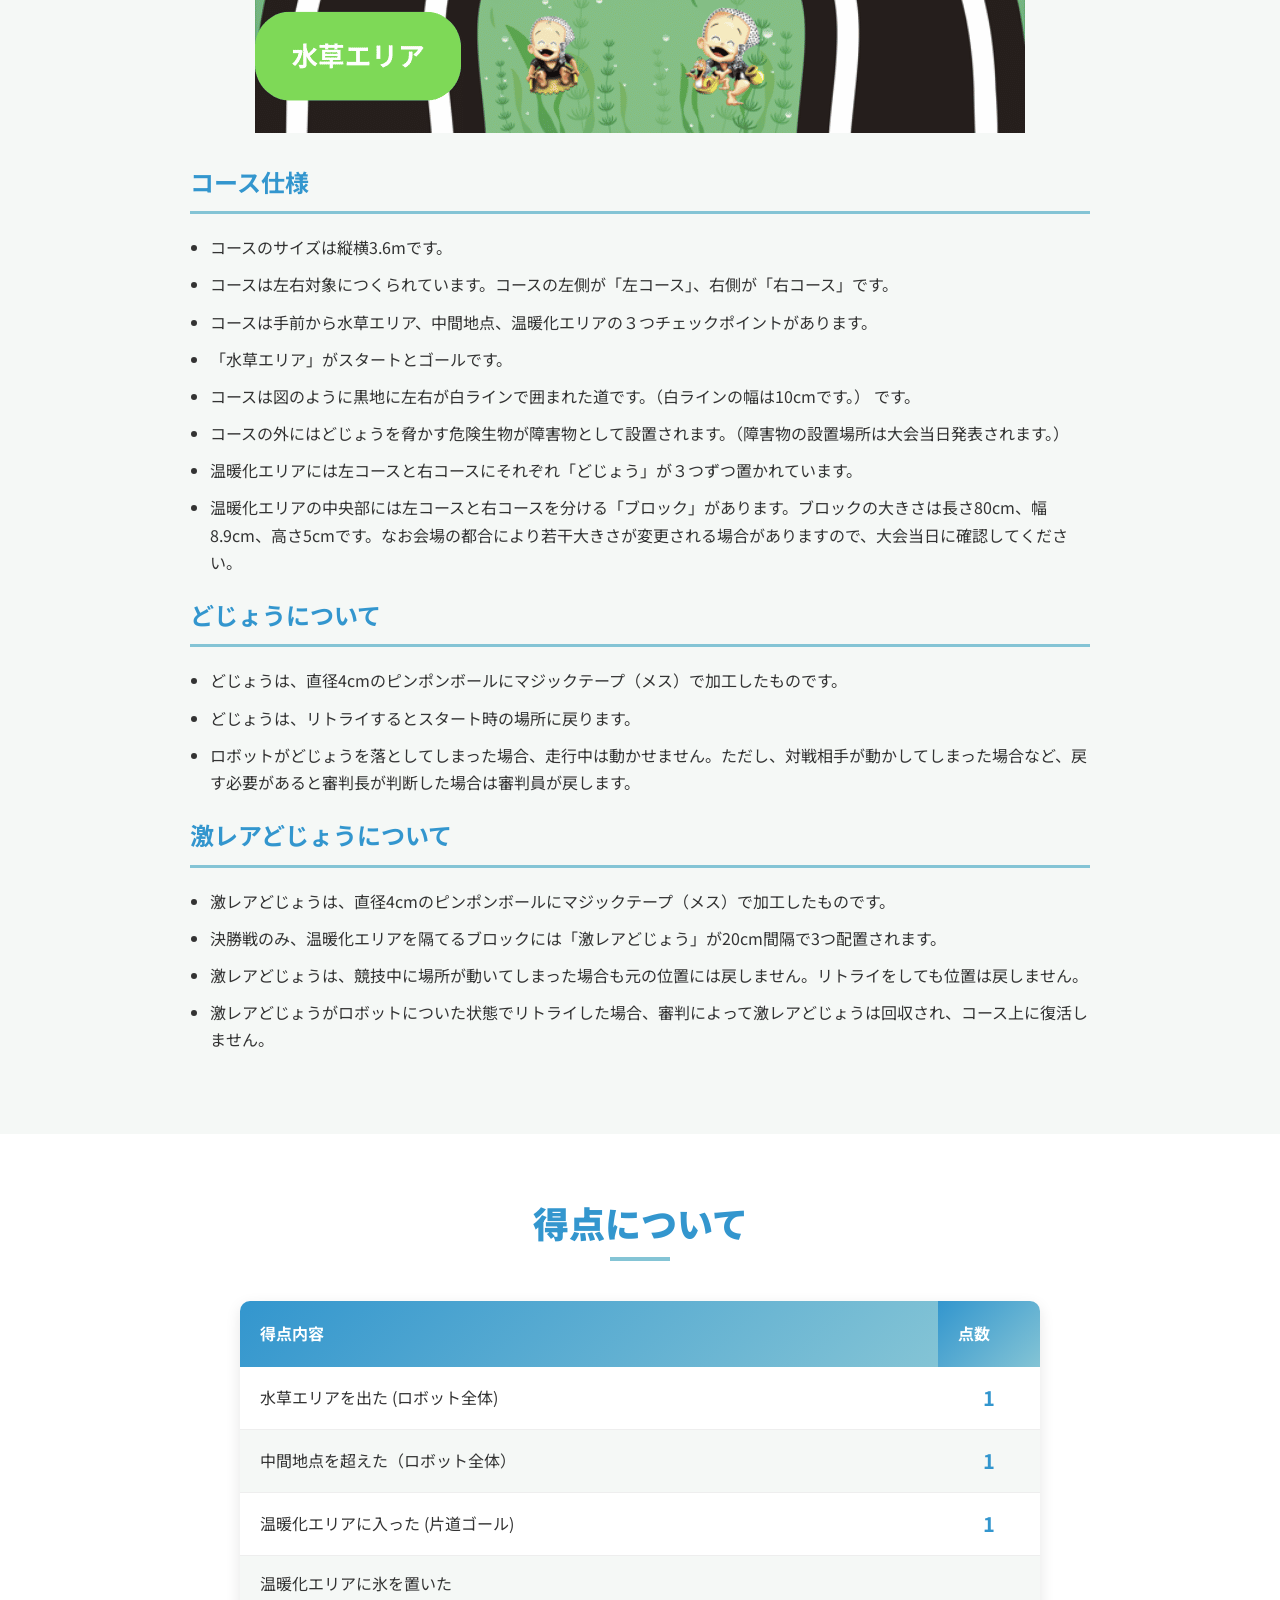
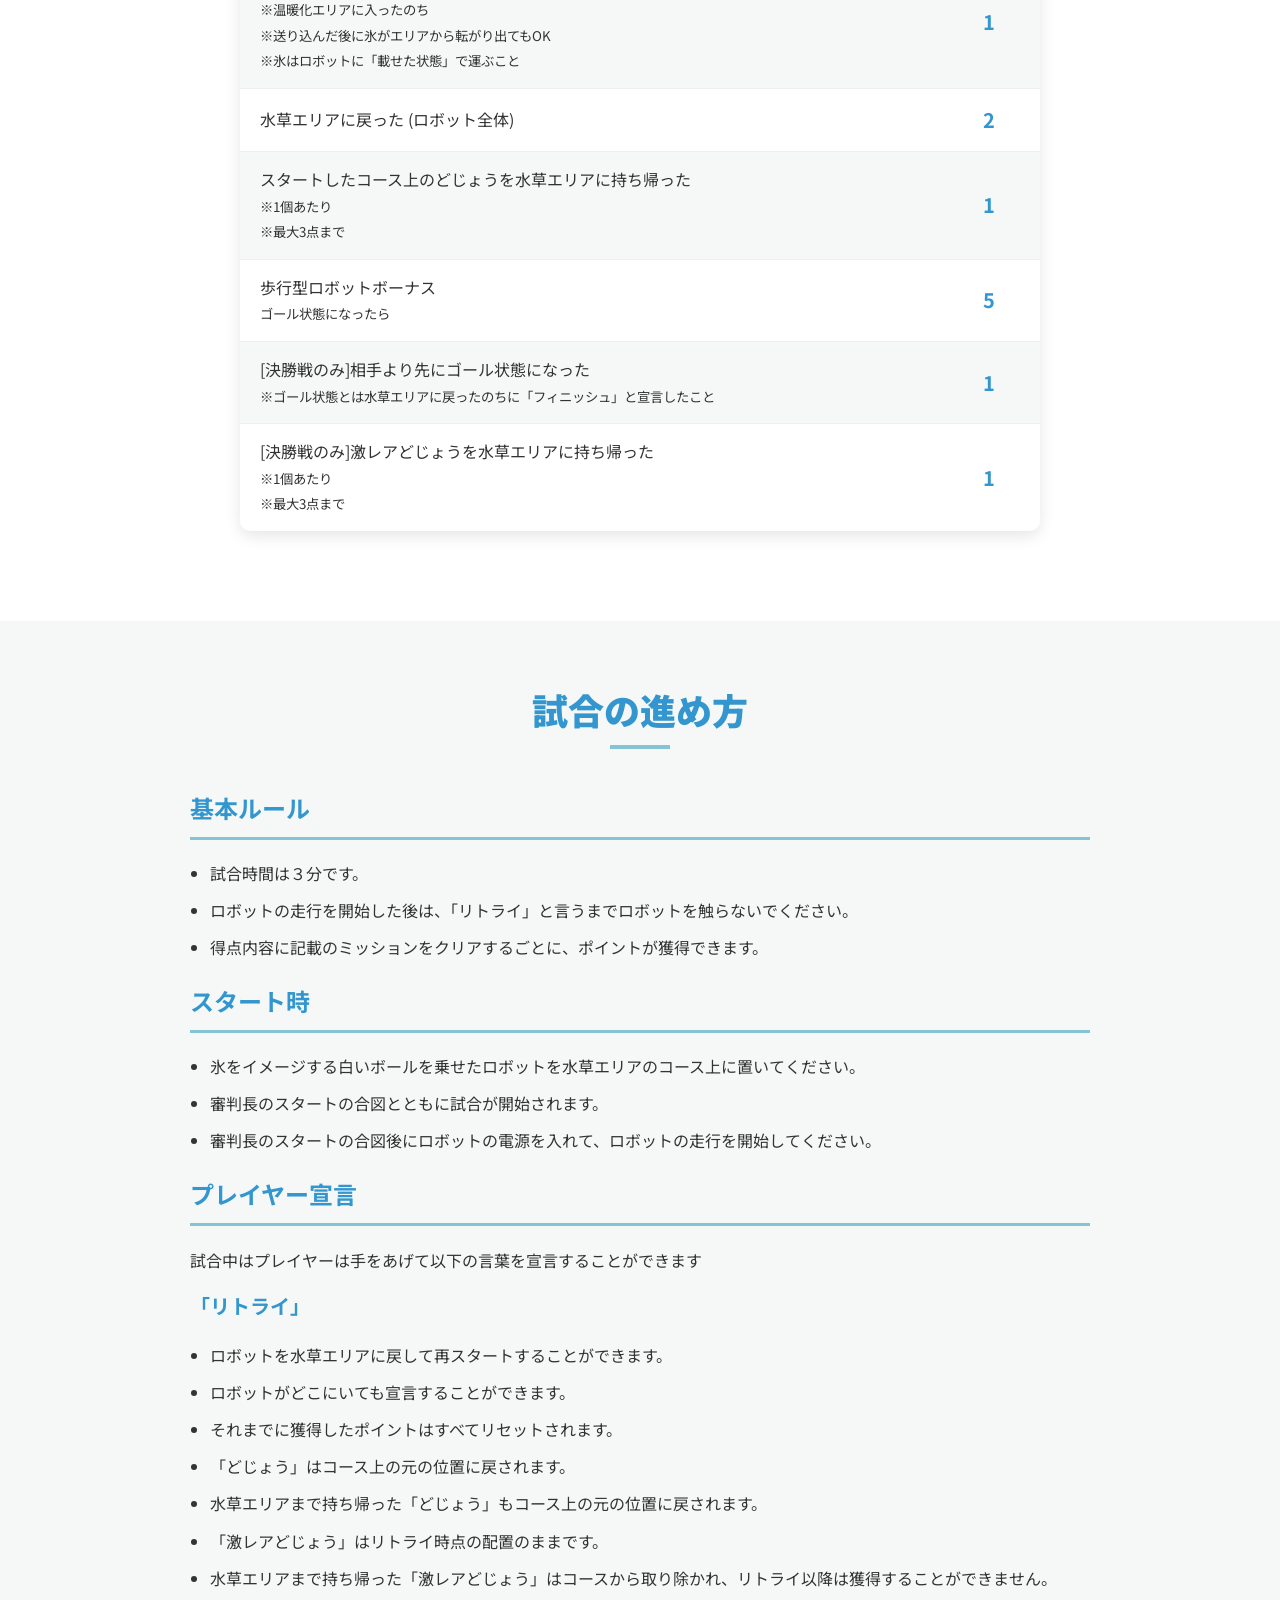
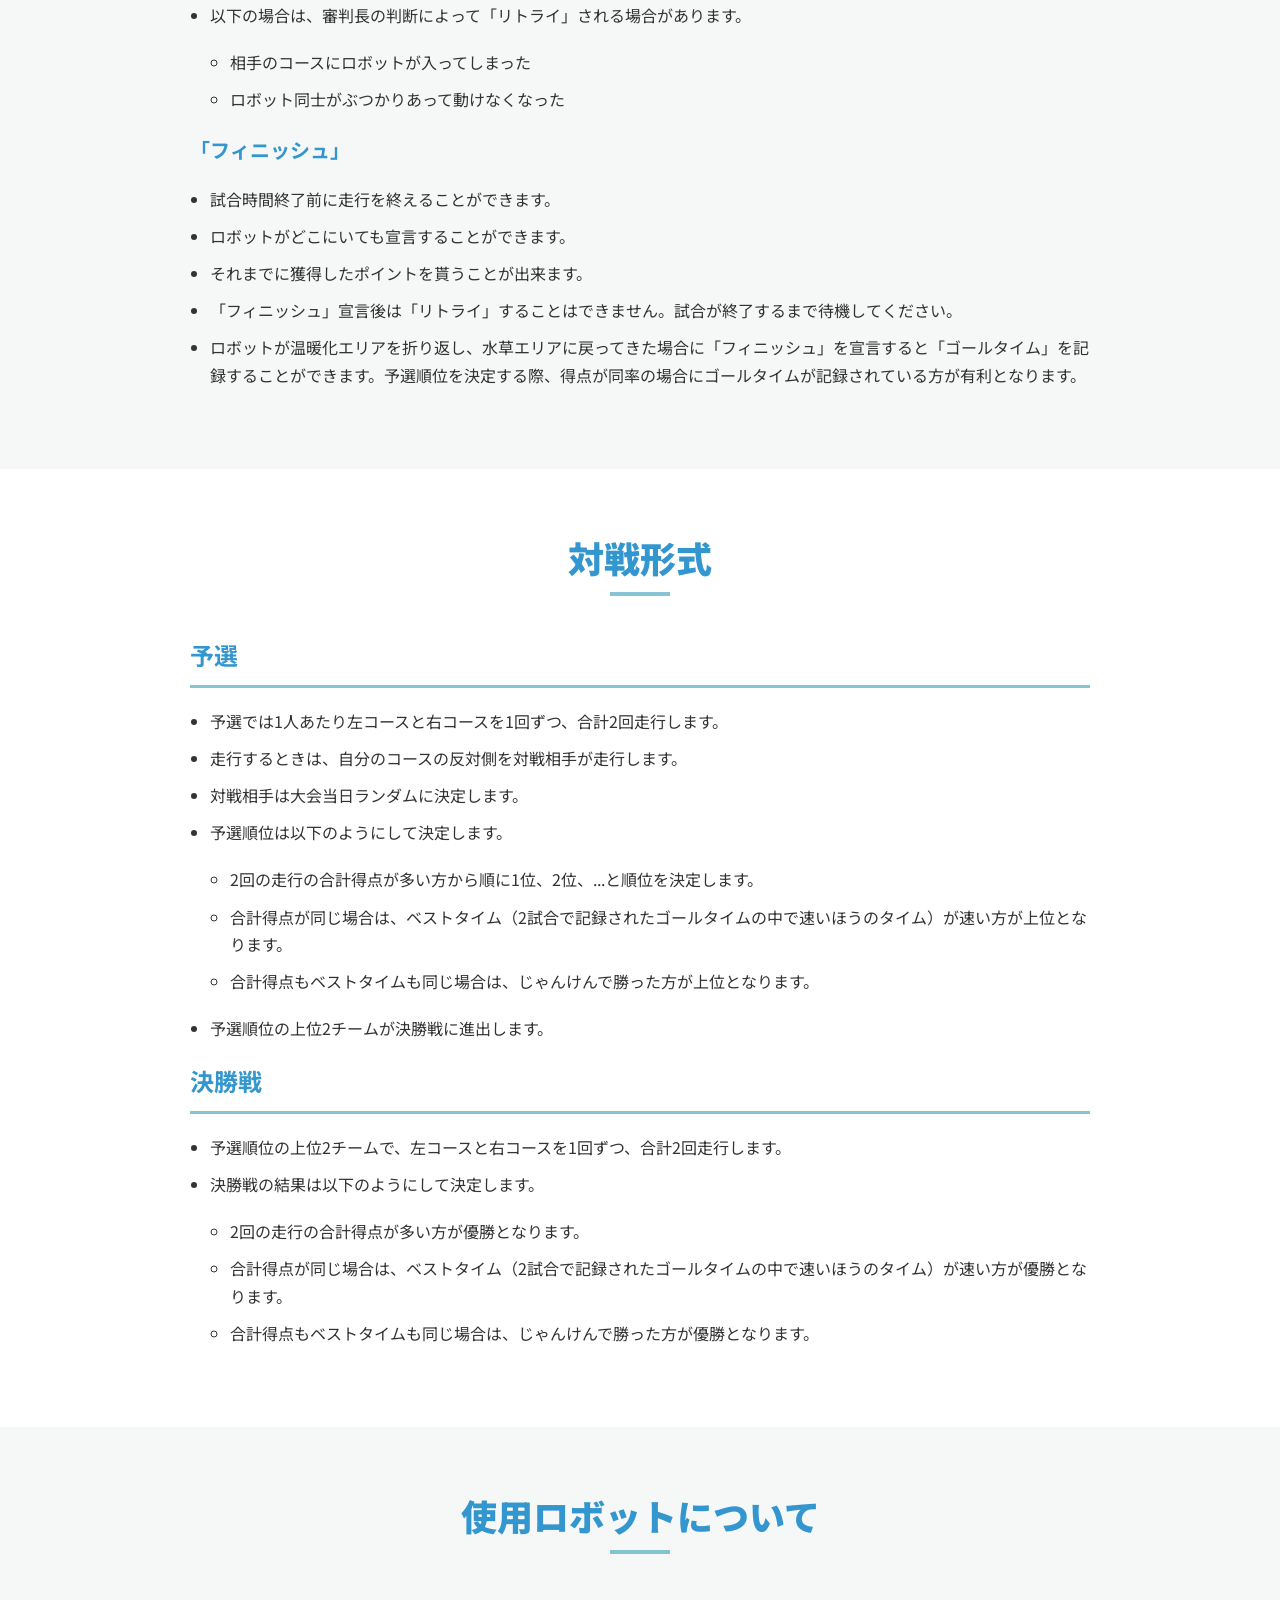
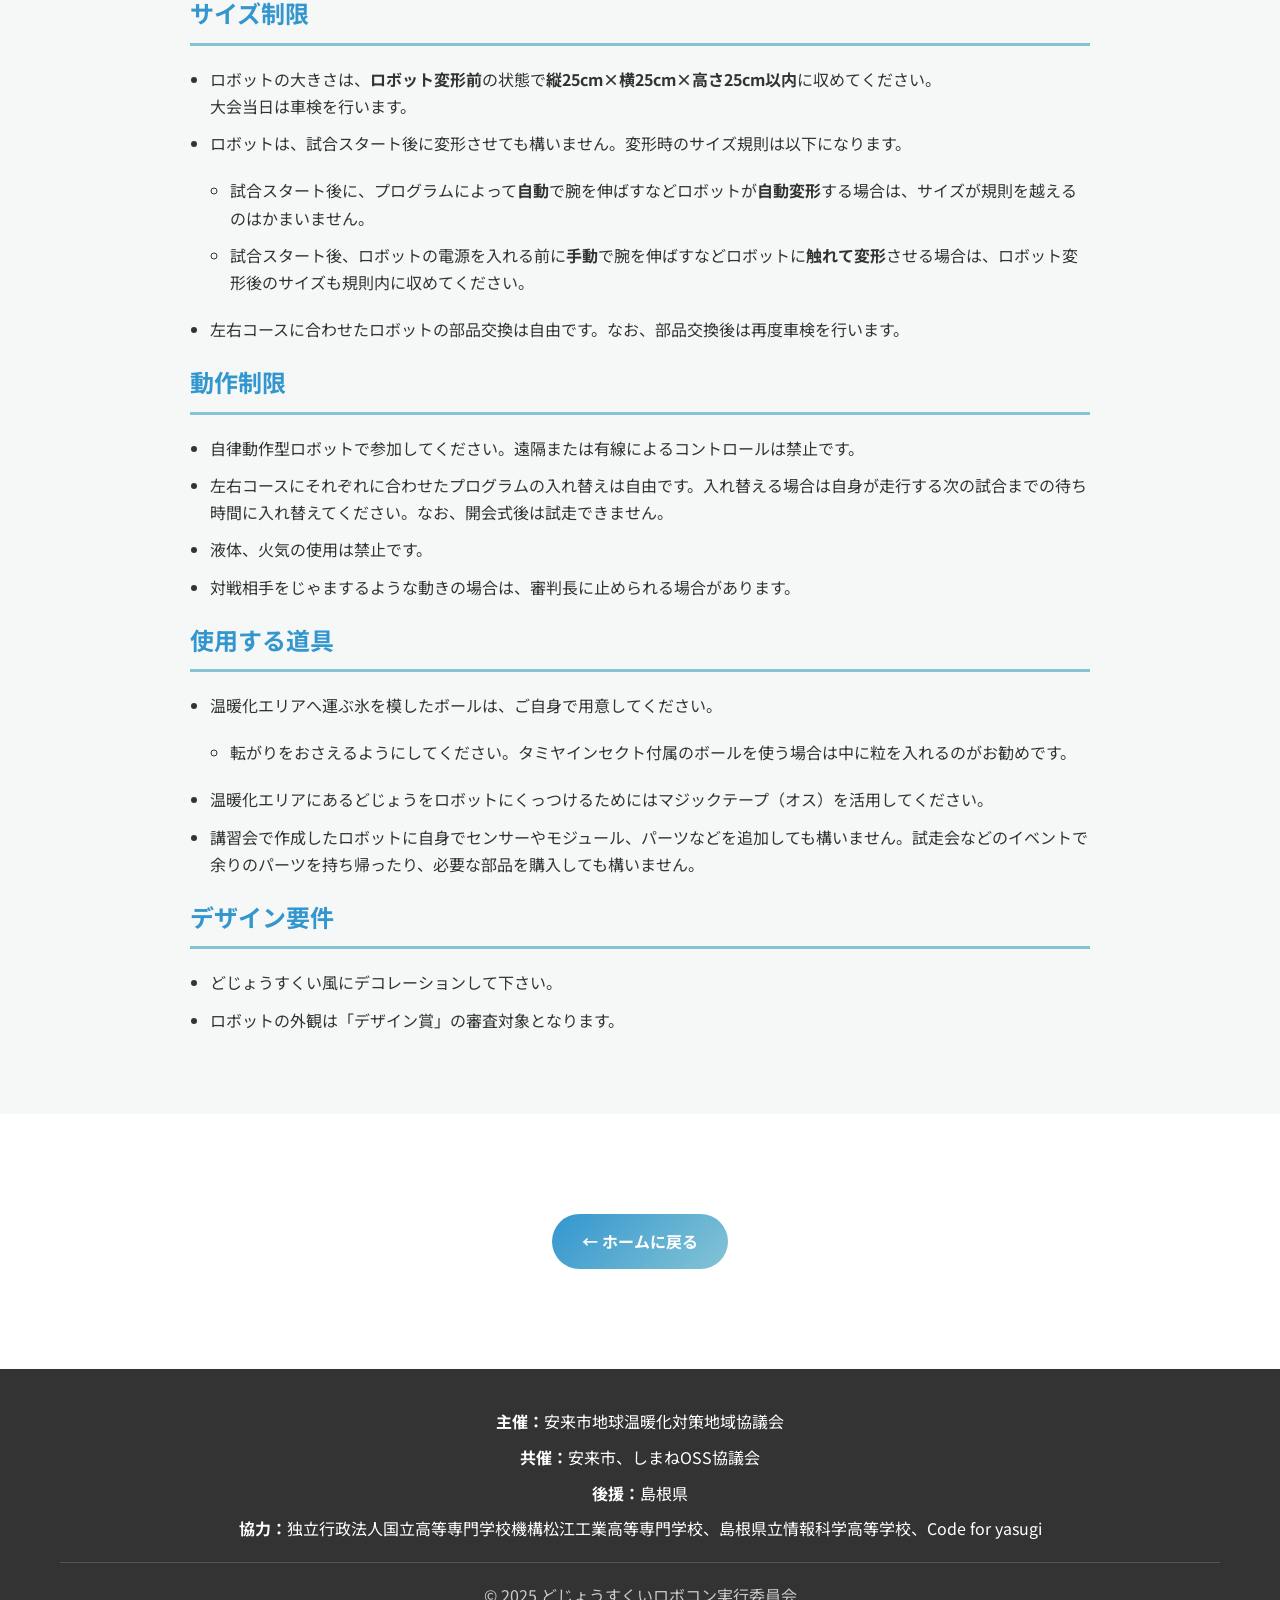
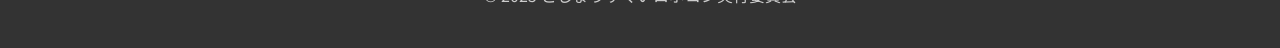
<file: archives/2nd/rule.html>
<!DOCTYPE html>
<html lang="ja">
  <head>
    <meta charset="UTF-8" />
    <meta name="viewport" content="width=device-width, initial-scale=1.0" />
    <title>ルール詳細 | どじょうすくいロボコン</title>
    <link rel="stylesheet" href="style.css" />
    <link rel="stylesheet" href="rule.css" />
    <link
      href="https://fonts.googleapis.com/css2?family=Noto+Sans+JP:wght@400;700;900&display=swap"
      rel="stylesheet"
    />
  </head>
  <body>
    <!-- ヘッダー -->
    <header class="header">
      <nav class="nav">
        <div class="nav-container">
          <div class="logo">どじょうすくいロボコン</div>
          <ul class="nav-menu">
            <li><a href="index.html#overview">概要</a></li>
            <li><a href="index.html#participation">参加方法</a></li>
            <li><a href="index.html#schedule">スケジュール</a></li>
            <li><a href="index.html#rules">ルール</a></li>
            <li><a href="index.html#sponsor">スポンサー募集</a></li>
            <li><a href="index.html#sponsors">協賛企業</a></li>
            <li><a href="index.html#contact">お問い合わせ</a></li>
          </ul>
          <div class="hamburger">
            <span></span>
            <span></span>
            <span></span>
          </div>
        </div>
      </nav>
    </header>

    <!-- ルールヒーロー -->
    <section class="rule-hero">
      <div class="container">
        <h1>ルール詳細</h1>
        <p>競技の進め方や得点、車体について詳しく説明します</p>
      </div>
    </section>

    <!-- ルールナビゲーション -->
    <nav class="rule-nav">
      <div class="container">
        <ul>
          <li><a href="#rule-overview">概要</a></li>
          <li><a href="#course">コース</a></li>
          <li><a href="#points">得点</a></li>
          <li><a href="#gameplay">試合の進め方</a></li>
          <li><a href="#tournament">対戦形式</a></li>
          <li><a href="#robot">使用ロボット</a></li>
        </ul>
      </div>
    </nav>

    <!-- 概要セクション -->
    <section id="rule-overview" class="rule-section">
      <div class="container">
        <div class="rule-content">
          <h2 class="section-title">概要</h2>
          <div class="highlight-box">
            <h3>ミッション</h3>
            <p>地球温暖化で水温上昇！どじょうを救って帰還せよ！</p>
          </div>
        </div>
      </div>
    </section>

    <!-- コースについてセクション -->
    <section id="course" class="rule-section">
      <div class="container">
        <div class="rule-content">
          <h2 class="section-title">コースについて</h2>

          <div class="course-image-placeholder">
            <img src="assets/course-image.png" />
          </div>

          <h3>コース仕様</h3>
          <ul>
            <li>コースのサイズは縦横3.6mです。</li>
            <li>
              コースは左右対象につくられています。コースの左側が「左コース」、右側が「右コース」です。
            </li>
            <li>
              コースは手前から水草エリア、中間地点、温暖化エリアの３つチェックポイントがあります。
            </li>
            <li>「水草エリア」がスタートとゴールです。</li>
            <li>
              コースは図のように黒地に左右が白ラインで囲まれた道です。（白ラインの幅は10cmです。）
              です。
            </li>
            <li>
              コースの外にはどじょうを脅かす危険生物が障害物として設置されます。（障害物の設置場所は大会当日発表されます。）
            </li>
            <li>
              温暖化エリアには左コースと右コースにそれぞれ「どじょう」が３つずつ置かれています。
            </li>
            <li>
              温暖化エリアの中央部には左コースと右コースを分ける「ブロック」があります。ブロックの大きさは長さ80cm、幅8.9cm、高さ5cmです。なお会場の都合により若干大きさが変更される場合がありますので、大会当日に確認してください。
            </li>
          </ul>

          <h3>どじょうについて</h3>
          <ul>
            <li>
              どじょうは、直径4cmのピンポンボールにマジックテープ（メス）で加工したものです。
            </li>
            <li>どじょうは、リトライするとスタート時の場所に戻ります。</li>
            <li>
              ロボットがどじょうを落としてしまった場合、走行中は動かせません。ただし、対戦相手が動かしてしまった場合など、戻す必要があると審判長が判断した場合は審判員が戻します。
            </li>
          </ul>

          <h3>激レアどじょうについて</h3>
          <div>
            <ul>
              <li>
                激レアどじょうは、直径4cmのピンポンボールにマジックテープ（メス）で加工したものです。
              </li>
              <li>
                決勝戦のみ、温暖化エリアを隔てるブロックには「激レアどじょう」が20cm間隔で3つ配置されます。
              </li>
              <li>
                激レアどじょうは、競技中に場所が動いてしまった場合も元の位置には戻しません。リトライをしても位置は戻しません。
              </li>
              <li>
                激レアどじょうがロボットについた状態でリトライした場合、審判によって激レアどじょうは回収され、コース上に復活しません。
              </li>
            </ul>
          </div>
        </div>
      </div>
    </section>

    <!-- 得点についてセクション -->
    <section id="points" class="rule-section">
      <div class="container">
        <div class="rule-content">
          <h2 class="section-title">得点について</h2>

          <table class="points-table">
            <thead>
              <tr>
                <th>得点内容</th>
                <th>点数</th>
              </tr>
            </thead>
            <tbody>
              <tr>
                <td>水草エリアを出た (ロボット全体)</td>
                <td class="points">1</td>
              </tr>
              <tr>
                <td>中間地点を超えた（ロボット全体）</td>
                <td class="points">1</td>
              </tr>
              <tr>
                <td>温暖化エリアに入った (片道ゴール)</td>
                <td class="points">1</td>
              </tr>
              <tr>
                <td>
                  温暖化エリアに氷を置いた<br /><small
                    >※温暖化エリアに入ったのち<br />※送り込んだ後に氷がエリアから転がり出てもOK<br />※氷はロボットに「載せた状態」で運ぶこと</small
                  >
                </td>
                <td class="points">1</td>
              </tr>
              <tr>
                <td>水草エリアに戻った (ロボット全体)</td>
                <td class="points">2</td>
              </tr>
              <tr>
                <td>
                  スタートしたコース上のどじょうを水草エリアに持ち帰った<br /><small
                    >※1個あたり<br />※最大3点まで</small
                  >
                </td>
                <td class="points">1</td>
              </tr>
              <tr>
                <td>
                  歩行型ロボットボーナス<br /><small
                    >ゴール状態になったら</small
                  >
                </td>
                <td class="points">5</td>
              </tr>
              <tr>
                <td>
                  [決勝戦のみ]相手より先にゴール状態になった<br /><small
                    >※ゴール状態とは水草エリアに戻ったのちに「フィニッシュ」と宣言したこと</small
                  >
                </td>
                <td class="points">1</td>
              </tr>
              <tr>
                <td>
                  [決勝戦のみ]激レアどじょうを水草エリアに持ち帰った<br /><small
                    >※1個あたり<br />※最大3点まで</small
                  >
                </td>
                <td class="points">1</td>
              </tr>
            </tbody>
          </table>
        </div>
      </div>
    </section>

    <!-- 試合の進め方セクション -->
    <section id="gameplay" class="rule-section">
      <div class="container">
        <div class="rule-content">
          <h2 class="section-title">試合の進め方</h2>

          <h3>基本ルール</h3>
          <ul>
            <li>試合時間は３分です。</li>
            <li>
              ロボットの走行を開始した後は、「リトライ」と言うまでロボットを触らないでください。
            </li>
            <li>
              得点内容に記載のミッションをクリアするごとに、ポイントが獲得できます。
            </li>
          </ul>

          <h3>スタート時</h3>
          <ul>
            <li>
              氷をイメージする白いボールを乗せたロボットを水草エリアのコース上に置いてください。
            </li>
            <li>審判長のスタートの合図とともに試合が開始されます。</li>
            <li>
              審判長のスタートの合図後にロボットの電源を入れて、ロボットの走行を開始してください。
            </li>
          </ul>

          <h3>プレイヤー宣言</h3>
          <p>
            試合中はプレイヤーは手をあげて以下の言葉を宣言することができます
          </p>

          <div>
            <h4>「リトライ」</h4>
            <ul>
              <li>
                ロボットを水草エリアに戻して再スタートすることができます。
              </li>
              <li>ロボットがどこにいても宣言することができます。</li>
              <li>それまでに獲得したポイントはすべてリセットされます。</li>
              <li>「どじょう」はコース上の元の位置に戻されます。</li>
              <li>
                水草エリアまで持ち帰った「どじょう」もコース上の元の位置に戻されます。
              </li>
              <li>「激レアどじょう」はリトライ時点の配置のままです。</li>
              <li>
                水草エリアまで持ち帰った「激レアどじょう」はコースから取り除かれ、リトライ以降は獲得することができません。
              </li>
              <li>
                以下の場合は、審判長の判断によって「リトライ」される場合があります。
                <ul>
                  <li>相手のコースにロボットが入ってしまった</li>
                  <li>ロボット同士がぶつかりあって動けなくなった</li>
                </ul>
              </li>
            </ul>
          </div>

          <div>
            <h4>「フィニッシュ」</h4>
            <ul>
              <li>試合時間終了前に走行を終えることができます。</li>
              <li>ロボットがどこにいても宣言することができます。</li>
              <li>それまでに獲得したポイントを貰うことが出来ます。</li>
              <li>
                「フィニッシュ」宣言後は「リトライ」することはできません。試合が終了するまで待機してください。
              </li>
              <li>
                ロボットが温暖化エリアを折り返し、水草エリアに戻ってきた場合に「フィニッシュ」を宣言すると「ゴールタイム」を記録することができます。予選順位を決定する際、得点が同率の場合にゴールタイムが記録されている方が有利となります。
              </li>
            </ul>
          </div>
        </div>
      </div>
    </section>

    <!-- 対戦形式セクション -->
    <section id="tournament" class="rule-section">
      <div class="container">
        <div class="rule-content">
          <h2 class="section-title">対戦形式</h2>

          <h3>予選</h3>
          <ul>
            <li>
              予選では1人あたり左コースと右コースを1回ずつ、合計2回走行します。
            </li>
            <li>
              走行するときは、自分のコースの反対側を対戦相手が走行します。
            </li>
            <li>対戦相手は大会当日ランダムに決定します。</li>
            <li>予選順位は以下のようにして決定します。</li>
            <ul>
              <li>
                2回の走行の合計得点が多い方から順に1位、2位、...と順位を決定します。
              </li>
              <li>
                合計得点が同じ場合は、ベストタイム（2試合で記録されたゴールタイムの中で速いほうのタイム）が速い方が上位となります。
              </li>
              <li>
                合計得点もベストタイムも同じ場合は、じゃんけんで勝った方が上位となります。
              </li>
            </ul>
            <li>予選順位の上位2チームが決勝戦に進出します。</li>
          </ul>

          <h3>決勝戦</h3>
          <ul>
            <li>
              予選順位の上位2チームで、左コースと右コースを1回ずつ、合計2回走行します。
            </li>
            <li>決勝戦の結果は以下のようにして決定します。</li>
            <ul>
              <li>2回の走行の合計得点が多い方が優勝となります。</li>
              <li>
                合計得点が同じ場合は、ベストタイム（2試合で記録されたゴールタイムの中で速いほうのタイム）が速い方が優勝となります。
              </li>
              <li>
                合計得点もベストタイムも同じ場合は、じゃんけんで勝った方が優勝となります。
              </li>
            </ul>
          </ul>
        </div>
      </div>
    </section>

    <!-- 使用するロボットセクション -->
    <section id="robot" class="rule-section">
      <div class="container">
        <div class="rule-content">
          <h2 class="section-title">使用ロボットについて</h2>

          <h3>サイズ制限</h3>
          <ul>
            <li>
              ロボットの大きさは、<b>ロボット変形前</b>の状態で<b>縦25cm×横25cm×高さ25cm以内</b>に収めてください。<br />大会当日は車検を行います。
            </li>
            <li>
              ロボットは、試合スタート後に変形させても構いません。変形時のサイズ規則は以下になります。
            </li>
            <ul>
              <li>
                試合スタート後に、プログラムによって<b>自動</b>で腕を伸ばすなどロボットが<b>自動変形</b>する場合は、サイズが規則を越えるのはかまいません。
              </li>
              <li>
                試合スタート後、ロボットの電源を入れる前に<b>手動</b>で腕を伸ばすなどロボットに<b>触れて変形</b>させる場合は、ロボット変形後のサイズも規則内に収めてください。
              </li>
            </ul>
            <li>
              左右コースに合わせたロボットの部品交換は自由です。なお、部品交換後は再度車検を行います。
            </li>
          </ul>

          <h3>動作制限</h3>
          <div>
            <ul>
              <li>
                自律動作型ロボットで参加してください。遠隔または有線によるコントロールは禁止です。
              </li>
              <li>
                左右コースにそれぞれに合わせたプログラムの入れ替えは自由です。入れ替える場合は自身が走行する次の試合までの待ち時間に入れ替えてください。なお、開会式後は試走できません。
              </li>
              <li>液体、火気の使用は禁止です。</li>
              <li>
                対戦相手をじゃまするような動きの場合は、審判長に止められる場合があります。
              </li>
            </ul>
          </div>

          <h3>使用する道具</h3>
          <ul>
            <li>
              温暖化エリアへ運ぶ氷を模したボールは、ご自身で用意してください。
              <ul>
                <li>
                  転がりをおさえるようにしてください。タミヤインセクト付属のボールを使う場合は中に粒を入れるのがお勧めです。
                </li>
              </ul>
            </li>
            <li>
              温暖化エリアにあるどじょうをロボットにくっつけるためにはマジックテープ（オス）を活用してください。
            </li>
            <li>
              講習会で作成したロボットに自身でセンサーやモジュール、パーツなどを追加しても構いません。試走会などのイベントで余りのパーツを持ち帰ったり、必要な部品を購入しても構いません。
            </li>
          </ul>

          <h3>デザイン要件</h3>
          <div>
            <ul>
              <li>どじょうすくい風にデコレーションして下さい。</li>
              <li>ロボットの外観は「デザイン賞」の審査対象となります。</li>
            </ul>
          </div>
        </div>
      </div>
    </section>

    <!-- 戻るボタン -->
    <section class="rule-section" style="text-align: center">
      <div class="container">
        <a href="index.html" class="back-button">← ホームに戻る</a>
      </div>
    </section>

    <!-- フッター -->
    <footer class="footer">
      <div class="container">
        <div class="footer-content">
          <div class="organizers">
            <p><strong>主催：</strong>安来市地球温暖化対策地域協議会</p>
            <p><strong>共催：</strong>安来市、しまねOSS協議会</p>
            <p><strong>後援：</strong>島根県</p>
            <p>
              <strong>協力：</strong
              >独立行政法人国立高等専門学校機構松江工業高等専門学校、島根県立情報科学高等学校、Code
              for yasugi
            </p>
          </div>
          <div class="copyright">
            <p>© 2025 どじょうすくいロボコン実行委員会</p>
          </div>
        </div>
      </div>
    </footer>
  </body>
</html>
</file>
<file: style.css>
/* リセットCSS */
* {
  margin: 0;
  padding: 0;
  box-sizing: border-box;
}

/* カラーパレット */
:root {
  --primary-blue: #3396ce;
  --light-blue: #84c4d5;
  --light-green: #f5f8f6;
  --white: #ffffff;
  --dark-text: #333333;
  --gray-text: #666666;
}

/* ベースフォント */
body {
  font-family: "Noto Sans JP", sans-serif;
  color: var(--dark-text);
  line-height: 1.6;
  background-color: var(--light-green);
}

/* コンテナ */
.container {
  max-width: 1200px;
  margin: 0 auto;
  padding: 0 20px;
}

/* ヘッダー */
.header {
  background-color: var(--white);
  box-shadow: 0 2px 10px rgba(0, 0, 0, 0.1);
  position: fixed;
  top: 0;
  left: 0;
  right: 0;
  z-index: 1000;
}

.nav-container {
  max-width: 1200px;
  margin: 0 auto;
  padding: 0 20px;
  display: flex;
  justify-content: space-between;
  align-items: center;
  height: 70px;
}

.logo {
  font-size: 24px;
  font-weight: 900;
  color: var(--primary-blue);
}

.nav-menu {
  display: flex;
  list-style: none;
  gap: 30px;
}

.nav-menu a {
  text-decoration: none;
  color: var(--dark-text);
  font-weight: 500;
  transition: color 0.3s ease;
}

.nav-menu a:hover {
  color: var(--primary-blue);
}

.hamburger {
  display: none;
  flex-direction: column;
  cursor: pointer;
}

.hamburger span {
  width: 25px;
  height: 3px;
  background-color: var(--dark-text);
  margin: 3px 0;
  transition: 0.3s;
}

/* メインビジュアル */
.hero {
  height: 100vh;
  background: var(--primary-blue);
  display: flex;
  align-items: center;
  justify-content: center;
  position: relative;
  overflow: hidden;
  color: var(--white);
  text-align: center;
}

.hero-content {
  z-index: 2;
}

.hero-content img {
  max-width: 100%;
  height: auto;
  display: block;
  margin: 0 auto;
}

.hero-logo {
  margin-bottom: 40px;
}

.logo-circle {
  width: 300px;
  height: 300px;
  border: 5px solid var(--white);
  border-radius: 50%;
  display: flex;
  align-items: center;
  justify-content: center;
  margin: 0 auto;
  background-color: rgba(255, 255, 255, 0.1);
  backdrop-filter: blur(10px);
}

.logo-text h1 {
  font-size: 36px;
  font-weight: 900;
  line-height: 1.2;
}

.hero-info {
  font-size: 18px;
}

.hero-date {
  font-size: 24px;
  font-weight: 700;
  margin-bottom: 10px;
}

.hero-location {
  font-size: 20px;
  margin-bottom: 20px;
}

.hero-mission {
  font-size: 22px;
  font-weight: 700;
  background-color: rgba(255, 255, 255, 0.2);
  padding: 20px;
  border-radius: 10px;
  margin-top: 20px;
}

.hero-decoration {
  position: absolute;
  top: 0;
  left: 0;
  right: 0;
  bottom: 0;
  z-index: 1;
}

.event-ended-info {
  margin-top: 20px;
  font-size: 20px;
  font-weight: 700;
}

/* セクション共通 */
section {
  padding: 80px 0;
}

.section-title {
  font-size: 36px;
  font-weight: 900;
  color: var(--primary-blue);
  text-align: center;
  margin-bottom: 50px;
  position: relative;
}

.section-title::after {
  content: "";
  width: 60px;
  height: 4px;
  background-color: var(--light-blue);
  position: absolute;
  bottom: -10px;
  left: 50%;
  transform: translateX(-50%);
}

/* 大会結果セクション */
.result {
  background-color: var(--light-green);
}

.result-content {
  max-width: 900px;
  margin: 0 auto;
  text-align: center;
}

.group-photo-content {
  max-width: 900px;
  margin: 20px auto;
}

.group-photo-content img {
  width: 100%;
  height: auto;
}

/* 概要セクション */
.overview {
  background-color: var(--white);
}

.overview-content {
  max-width: 900px;
  margin: 0 auto;
}

.mission-box {
  background: linear-gradient(135deg, var(--primary-blue), var(--light-blue));
  color: var(--white);
  padding: 40px;
  border-radius: 20px;
  text-align: center;
  margin-bottom: 40px;
}

.mission-box h3 {
  font-size: 24px;
  font-weight: 700;
  margin-bottom: 20px;
}

.mission-text {
  font-size: 20px;
  font-weight: 700;
}

.description {
  text-align: center;
  font-size: 18px;
  color: var(--gray-text);
}

/* 参加方法セクション */
.participation {
  background-color: var(--light-green);
}

.info-grid {
  display: grid;
  grid-template-columns: repeat(auto-fit, minmax(280px, 1fr));
  gap: 30px;
}

.info-item {
  background-color: var(--white);
  padding: 30px;
  border-radius: 15px;
  box-shadow: 0 5px 15px rgba(0, 0, 0, 0.1);
}

.info-item h3 {
  font-size: 20px;
  font-weight: 700;
  color: var(--primary-blue);
  margin-bottom: 15px;
}

.status-notice {
  background-color: #ff6b6b;
  color: var(--white);
  padding: 10px;
  border-radius: 5px;
  text-align: center;
  margin-top: 15px;
}

.qr-placeholder {
  margin-top: 20px;
  text-align: center;
}

.qr-code {
  width: 120px;
  height: 120px;
  background-color: var(--light-green);
  border: 2px dashed var(--light-blue);
  display: flex;
  align-items: center;
  justify-content: center;
  margin: 0 auto;
  border-radius: 10px;
  color: var(--gray-text);
}

/* スケジュールセクション */
.schedule {
  background-color: var(--white);
}

.schedule-list {
  max-width: 700px;
  margin: 0 auto;
}

.schedule-item {
  display: grid;
  grid-template-columns: 1fr 1fr;
  gap: 20px;
  align-items: center;
  padding: 20px;
  margin-bottom: 15px;
  background-color: var(--light-green);
  border-radius: 10px;
  border-left: 5px solid var(--light-blue);
}

.schedule-date {
  font-weight: 700;
}

.schedule-event {
  font-weight: 700;
  text-align: right;
}

/* ルールセクション */
.rules {
  background-color: var(--light-green);
  text-align: center;
}

.rules-content p {
  font-size: 18px;
  margin-bottom: 30px;
  color: var(--gray-text);
}

.rules-button {
  display: inline-block;
  background: linear-gradient(135deg, var(--primary-blue), var(--light-blue));
  color: var(--white);
  padding: 15px 40px;
  border-radius: 30px;
  text-decoration: none;
  font-weight: 700;
  font-size: 18px;
  transition:
    transform 0.3s ease,
    box-shadow 0.3s ease;
}

.rules-button:hover {
  transform: translateY(-3px);
  box-shadow: 0 10px 20px rgba(51, 150, 206, 0.3);
}

/* スポンサーセクション */
.sponsor {
  background-color: var(--white);
}

.sponsor-content {
  max-width: 900px;
  margin: 0 auto;
}

.sponsor-intro {
  font-size: 18px;
  text-align: center;
  margin-bottom: 50px;
  color: var(--gray-text);
}

.sponsor-info {
  display: grid;
  grid-template-columns: 1fr 2fr;
  gap: 40px;
  margin-bottom: 50px;
}

.sponsor-fee {
  background-color: var(--light-green);
  padding: 30px;
  border-radius: 15px;
  text-align: center;
}

.sponsor-fee h3 {
  font-size: 20px;
  font-weight: 700;
  color: var(--primary-blue);
  margin-bottom: 20px;
}

.fee {
  font-size: 28px;
  font-weight: 900;
  color: var(--primary-blue);
}

.sponsor-benefits {
  background-color: var(--light-green);
  padding: 30px;
  border-radius: 15px;
}

.sponsor-benefits h3 {
  font-size: 20px;
  font-weight: 700;
  color: var(--primary-blue);
  margin-bottom: 20px;
}

.sponsor-benefits ul {
  list-style: none;
  margin-bottom: 20px;
}

.sponsor-benefits li {
  padding: 8px 0;
  padding-left: 20px;
  position: relative;
}

.sponsor-benefits li::before {
  content: "✓";
  position: absolute;
  left: 0;
  color: var(--primary-blue);
  font-weight: 700;
}

.sponsor-notes p {
  font-size: 14px;
  color: var(--gray-text);
  margin-bottom: 5px;
}

.sponsor-application {
  background-color: var(--light-green);
  padding: 30px;
  border-radius: 15px;
}

.sponsor-application h3 {
  font-size: 20px;
  font-weight: 700;
  color: var(--primary-blue);
  margin-bottom: 20px;
}

.deadline {
  margin-top: 20px;
  padding: 15px;
  background-color: #fff3cd;
  border-left: 4px solid #ffc107;
  border-radius: 5px;
}

.closed {
  text-align: center;
  margin-top: 20px;
  padding: 15px;
  background-color: #ff6b6b;
  color: var(--white);
  border-radius: 5px;
}

/* 資料セクション */
.resources {
  background-color: var(--light-green);
  text-align: center;
}

.resources-content p {
  font-size: 18px;
  margin-bottom: 40px;
  color: var(--gray-text);
}

.resources-grid {
  display: grid;
  grid-template-columns: repeat(auto-fit, minmax(280px, 1fr));
  gap: 30px;
  max-width: 1000px;
  margin: 0 auto;
}

.resource-item {
  background-color: var(--white);
  padding: 30px;
  border-radius: 15px;
  box-shadow: 0 5px 15px rgba(0, 0, 0, 0.1);
  transition:
    transform 0.3s ease,
    box-shadow 0.3s ease;
}

.resource-item:hover {
  transform: translateY(-5px);
  box-shadow: 0 10px 25px rgba(51, 150, 206, 0.2);
}

.resource-item h3 {
  font-size: 20px;
  font-weight: 700;
  color: var(--primary-blue);
  margin-bottom: 15px;
}

.resource-item p {
  font-size: 16px;
  color: var(--gray-text);
  margin-bottom: 20px;
  line-height: 1.6;
}

.resource-button {
  display: inline-block;
  background: linear-gradient(135deg, var(--primary-blue), var(--light-blue));
  color: var(--white);
  padding: 12px 25px;
  border-radius: 25px;
  text-decoration: none;
  font-weight: 600;
  transition:
    transform 0.3s ease,
    box-shadow 0.3s ease;
}

.resource-button:hover {
  transform: translateY(-2px);
  box-shadow: 0 8px 15px rgba(51, 150, 206, 0.3);
}

/* 協賛企業セクション */
.sponsors {
  background-color: var(--white);
  text-align: center;
}

.sponsors-content {
  max-width: 1000px;
  margin: 0 auto;
}

.sponsors-intro {
  font-size: 18px;
  margin-bottom: 10px;
  color: var(--gray-text);
}

.sponsors-note {
  font-size: 14px;
  color: var(--primary-blue);
  font-weight: 600;
  margin-bottom: 50px;
}

.sponsors-grid {
  display: grid;
  grid-template-columns: repeat(auto-fit, minmax(200px, 1fr));
  gap: 30px;
  margin-bottom: 50px;
  padding: 0 20px;
}

.sponsor-logo {
  display: flex;
  align-items: center;
  justify-content: center;
  height: 120px;
}

.sponsor-logo img {
  max-width: 100%;
  max-height: 100%;
}

.logo-placeholder {
  width: 100%;
  height: 100%;
  background-color: var(--light-green);
  border: 2px solid var(--light-blue);
  border-radius: 15px;
  display: flex;
  align-items: center;
  justify-content: center;
  font-weight: 700;
  color: var(--primary-blue);
  font-size: 16px;
  text-align: center;
  padding: 20px;
  box-sizing: border-box;
  transition: all 0.3s ease;
}

.sponsor-logo:not(.coming-soon) .logo-placeholder {
  background: linear-gradient(135deg, var(--light-green), var(--white));
  cursor: pointer;
}

.sponsor-logo:not(.coming-soon) .logo-placeholder:hover {
  background: linear-gradient(135deg, var(--light-blue), var(--primary-blue));
  color: var(--white);
  border-color: var(--primary-blue);
}

.sponsor-logo.coming-soon .logo-placeholder {
  background-color: #f8f9fa;
  border: 2px dashed #dee2e6;
  color: #adb5bd;
  font-style: italic;
}

.sponsor-recruitment {
  background-color: var(--light-green);
  padding: 30px;
  border-radius: 15px;
  margin-top: 40px;
}

.sponsor-recruitment p {
  font-size: 18px;
  font-weight: 600;
  color: var(--primary-blue);
  margin-bottom: 20px;
}

.sponsor-link-button {
  display: inline-block;
  background: linear-gradient(135deg, var(--primary-blue), var(--light-blue));
  color: var(--white);
  padding: 12px 25px;
  border-radius: 25px;
  text-decoration: none;
  font-weight: 600;
  transition:
    transform 0.3s ease,
    box-shadow 0.3s ease;
}

.sponsor-link-button:hover {
  transform: translateY(-2px);
  box-shadow: 0 8px 15px rgba(51, 150, 206, 0.3);
}

/* お問い合わせセクション */
.contact {
  background-color: var(--white);
  text-align: center;
}

.contact-info {
  font-size: 18px;
}

.phone {
  margin-top: 20px;
}

/* フッター */
.footer {
  background-color: var(--dark-text);
  color: var(--white);
  padding: 40px 0;
}

.footer-content {
  text-align: center;
}

.organizers {
  margin-bottom: 20px;
}

.organizers p {
  margin-bottom: 10px;
}

.copyright {
  border-top: 1px solid #555;
  padding-top: 20px;
  color: #ccc;
}

/* レスポンシブデザイン */
@media (max-width: 768px) {
  .nav-menu {
    display: none;
  }

  .hamburger {
    display: none;
  }

  .logo-circle {
    width: 250px;
    height: 250px;
  }

  .logo-text h1 {
    font-size: 28px;
  }

  .hero-date {
    font-size: 20px;
  }

  .hero-location {
    font-size: 18px;
  }

  .hero-mission {
    font-size: 18px;
  }

  .section-title {
    font-size: 28px;
  }

  section {
    padding: 60px 0;
  }

  .info-grid {
    grid-template-columns: 1fr;
  }

  .schedule-item {
    grid-template-columns: 1fr;
    text-align: center;
  }

  .schedule-event {
    text-align: center;
  }

  .sponsor-info {
    grid-template-columns: 1fr;
  }

  .resources-grid {
    grid-template-columns: 1fr;
  }
}

@media (max-width: 480px) {
  .container {
    padding: 0 15px;
  }

  .logo-circle {
    width: 200px;
    height: 200px;
  }

  .logo-text h1 {
    font-size: 24px;
  }

  .hero-mission {
    font-size: 16px;
    padding: 15px;
  }

  .mission-box {
    padding: 25px;
  }

  .info-item {
    padding: 20px;
  }

  .schedule-item {
    padding: 15px;
  }

  .sponsor-fee,
  .sponsor-benefits,
  .sponsor-application {
    padding: 20px;
  }

  .sponsors-grid {
    grid-template-columns: repeat(auto-fit, minmax(150px, 1fr));
    gap: 20px;
    padding: 0 10px;
  }

  .sponsor-logo {
    height: 100px;
  }

  .logo-placeholder {
    font-size: 14px;
    padding: 15px;
  }

  .sponsor-recruitment {
    padding: 20px;
    margin-top: 30px;
  }

  .resource-item {
    padding: 20px;
  }
}
</file>
<file: archives/2nd/style.css>
/* リセットCSS */
* {
  margin: 0;
  padding: 0;
  box-sizing: border-box;
}

/* カラーパレット */
:root {
  --primary-blue: #3396ce;
  --light-blue: #84c4d5;
  --light-green: #f5f8f6;
  --white: #ffffff;
  --dark-text: #333333;
  --gray-text: #666666;
}

/* ベースフォント */
body {
  font-family: "Noto Sans JP", sans-serif;
  color: var(--dark-text);
  line-height: 1.6;
  background-color: var(--light-green);
}

/* コンテナ */
.container {
  max-width: 1200px;
  margin: 0 auto;
  padding: 0 20px;
}

/* ヘッダー */
.header {
  background-color: var(--white);
  box-shadow: 0 2px 10px rgba(0, 0, 0, 0.1);
  position: fixed;
  top: 0;
  left: 0;
  right: 0;
  z-index: 1000;
}

.nav-container {
  max-width: 1200px;
  margin: 0 auto;
  padding: 0 20px;
  display: flex;
  justify-content: space-between;
  align-items: center;
  height: 70px;
}

.logo {
  font-size: 24px;
  font-weight: 900;
  color: var(--primary-blue);
}

.nav-menu {
  display: flex;
  list-style: none;
  gap: 30px;
}

.nav-menu a {
  text-decoration: none;
  color: var(--dark-text);
  font-weight: 500;
  transition: color 0.3s ease;
}

.nav-menu a:hover {
  color: var(--primary-blue);
}

.hamburger {
  display: none;
  flex-direction: column;
  cursor: pointer;
}

.hamburger span {
  width: 25px;
  height: 3px;
  background-color: var(--dark-text);
  margin: 3px 0;
  transition: 0.3s;
}

/* メインビジュアル */
.hero {
  height: 100vh;
  background: var(--primary-blue);
  display: flex;
  align-items: center;
  justify-content: center;
  position: relative;
  overflow: hidden;
  color: var(--white);
  text-align: center;
}

.hero-content {
  z-index: 2;
}

.hero-content img {
  max-width: 100%;
  height: auto;
  display: block;
  margin: 0 auto;
}

.hero-logo {
  margin-bottom: 40px;
}

.logo-circle {
  width: 300px;
  height: 300px;
  border: 5px solid var(--white);
  border-radius: 50%;
  display: flex;
  align-items: center;
  justify-content: center;
  margin: 0 auto;
  background-color: rgba(255, 255, 255, 0.1);
  backdrop-filter: blur(10px);
}

.logo-text h1 {
  font-size: 36px;
  font-weight: 900;
  line-height: 1.2;
}

.hero-info {
  font-size: 18px;
}

.hero-date {
  font-size: 24px;
  font-weight: 700;
  margin-bottom: 10px;
}

.hero-location {
  font-size: 20px;
  margin-bottom: 20px;
}

.hero-mission {
  font-size: 22px;
  font-weight: 700;
  background-color: rgba(255, 255, 255, 0.2);
  padding: 20px;
  border-radius: 10px;
  margin-top: 20px;
}

.hero-decoration {
  position: absolute;
  top: 0;
  left: 0;
  right: 0;
  bottom: 0;
  z-index: 1;
}

/* セクション共通 */
section {
  padding: 80px 0;
}

.section-title {
  font-size: 36px;
  font-weight: 900;
  color: var(--primary-blue);
  text-align: center;
  margin-bottom: 50px;
  position: relative;
}

.section-title::after {
  content: "";
  width: 60px;
  height: 4px;
  background-color: var(--light-blue);
  position: absolute;
  bottom: -10px;
  left: 50%;
  transform: translateX(-50%);
}

/* 概要セクション */
.overview {
  background-color: var(--white);
}

.overview-content {
  max-width: 900px;
  margin: 0 auto;
}

.mission-box {
  background: linear-gradient(135deg, var(--primary-blue), var(--light-blue));
  color: var(--white);
  padding: 40px;
  border-radius: 20px;
  text-align: center;
  margin-bottom: 40px;
}

.mission-box h3 {
  font-size: 24px;
  font-weight: 700;
  margin-bottom: 20px;
}

.mission-text {
  font-size: 20px;
  font-weight: 700;
}

.description {
  text-align: center;
  font-size: 18px;
  color: var(--gray-text);
}

/* 参加方法セクション */
.participation {
  background-color: var(--light-green);
}

.info-grid {
  display: grid;
  grid-template-columns: repeat(auto-fit, minmax(280px, 1fr));
  gap: 30px;
}

.info-item {
  background-color: var(--white);
  padding: 30px;
  border-radius: 15px;
  box-shadow: 0 5px 15px rgba(0, 0, 0, 0.1);
}

.info-item h3 {
  font-size: 20px;
  font-weight: 700;
  color: var(--primary-blue);
  margin-bottom: 15px;
}

.status-notice {
  background-color: #ff6b6b;
  color: var(--white);
  padding: 10px;
  border-radius: 5px;
  text-align: center;
  margin-top: 15px;
}

.qr-placeholder {
  margin-top: 20px;
  text-align: center;
}

.qr-code {
  width: 120px;
  height: 120px;
  background-color: var(--light-green);
  border: 2px dashed var(--light-blue);
  display: flex;
  align-items: center;
  justify-content: center;
  margin: 0 auto;
  border-radius: 10px;
  color: var(--gray-text);
}

/* スケジュールセクション */
.schedule {
  background-color: var(--white);
}

.schedule-list {
  max-width: 700px;
  margin: 0 auto;
}

.schedule-item {
  display: grid;
  grid-template-columns: 1fr 1fr;
  gap: 20px;
  align-items: center;
  padding: 20px;
  margin-bottom: 15px;
  background-color: var(--light-green);
  border-radius: 10px;
  border-left: 5px solid var(--light-blue);
}

.schedule-date {
  font-weight: 700;
}

.schedule-event {
  font-weight: 700;
  text-align: right;
}

/* ルールセクション */
.rules {
  background-color: var(--light-green);
  text-align: center;
}

.rules-content p {
  font-size: 18px;
  margin-bottom: 30px;
  color: var(--gray-text);
}

.rules-button {
  display: inline-block;
  background: linear-gradient(135deg, var(--primary-blue), var(--light-blue));
  color: var(--white);
  padding: 15px 40px;
  border-radius: 30px;
  text-decoration: none;
  font-weight: 700;
  font-size: 18px;
  transition: transform 0.3s ease, box-shadow 0.3s ease;
}

.rules-button:hover {
  transform: translateY(-3px);
  box-shadow: 0 10px 20px rgba(51, 150, 206, 0.3);
}

/* スポンサーセクション */
.sponsor {
  background-color: var(--white);
}

.sponsor-content {
  max-width: 900px;
  margin: 0 auto;
}

.sponsor-intro {
  font-size: 18px;
  text-align: center;
  margin-bottom: 50px;
  color: var(--gray-text);
}

.sponsor-info {
  display: grid;
  grid-template-columns: 1fr 2fr;
  gap: 40px;
  margin-bottom: 50px;
}

.sponsor-fee {
  background-color: var(--light-green);
  padding: 30px;
  border-radius: 15px;
  text-align: center;
}

.sponsor-fee h3 {
  font-size: 20px;
  font-weight: 700;
  color: var(--primary-blue);
  margin-bottom: 20px;
}

.fee {
  font-size: 28px;
  font-weight: 900;
  color: var(--primary-blue);
}

.sponsor-benefits {
  background-color: var(--light-green);
  padding: 30px;
  border-radius: 15px;
}

.sponsor-benefits h3 {
  font-size: 20px;
  font-weight: 700;
  color: var(--primary-blue);
  margin-bottom: 20px;
}

.sponsor-benefits ul {
  list-style: none;
  margin-bottom: 20px;
}

.sponsor-benefits li {
  padding: 8px 0;
  padding-left: 20px;
  position: relative;
}

.sponsor-benefits li::before {
  content: "✓";
  position: absolute;
  left: 0;
  color: var(--primary-blue);
  font-weight: 700;
}

.sponsor-notes p {
  font-size: 14px;
  color: var(--gray-text);
  margin-bottom: 5px;
}

.sponsor-application {
  background-color: var(--light-green);
  padding: 30px;
  border-radius: 15px;
}

.sponsor-application h3 {
  font-size: 20px;
  font-weight: 700;
  color: var(--primary-blue);
  margin-bottom: 20px;
}

.deadline {
  margin-top: 20px;
  padding: 15px;
  background-color: #fff3cd;
  border-left: 4px solid #ffc107;
  border-radius: 5px;
}

.closed {
  text-align: center;
  margin-top: 20px;
  padding: 15px;
  background-color: #ff6b6b;
  color: var(--white);
  border-radius: 5px;
}

/* 資料セクション */
.resources {
  background-color: var(--light-green);
  text-align: center;
}

.resources-content p {
  font-size: 18px;
  margin-bottom: 40px;
  color: var(--gray-text);
}

.resources-grid {
  display: grid;
  grid-template-columns: repeat(auto-fit, minmax(280px, 1fr));
  gap: 30px;
  max-width: 1000px;
  margin: 0 auto;
}

.resource-item {
  background-color: var(--white);
  padding: 30px;
  border-radius: 15px;
  box-shadow: 0 5px 15px rgba(0, 0, 0, 0.1);
  transition: transform 0.3s ease, box-shadow 0.3s ease;
}

.resource-item:hover {
  transform: translateY(-5px);
  box-shadow: 0 10px 25px rgba(51, 150, 206, 0.2);
}

.resource-item h3 {
  font-size: 20px;
  font-weight: 700;
  color: var(--primary-blue);
  margin-bottom: 15px;
}

.resource-item p {
  font-size: 16px;
  color: var(--gray-text);
  margin-bottom: 20px;
  line-height: 1.6;
}

.resource-button {
  display: inline-block;
  background: linear-gradient(135deg, var(--primary-blue), var(--light-blue));
  color: var(--white);
  padding: 12px 25px;
  border-radius: 25px;
  text-decoration: none;
  font-weight: 600;
  transition: transform 0.3s ease, box-shadow 0.3s ease;
}

.resource-button:hover {
  transform: translateY(-2px);
  box-shadow: 0 8px 15px rgba(51, 150, 206, 0.3);
}

/* 協賛企業セクション */
.sponsors {
  background-color: var(--white);
  text-align: center;
}

.sponsors-content {
  max-width: 1000px;
  margin: 0 auto;
}

.sponsors-intro {
  font-size: 18px;
  margin-bottom: 10px;
  color: var(--gray-text);
}

.sponsors-note {
  font-size: 14px;
  color: var(--primary-blue);
  font-weight: 600;
  margin-bottom: 50px;
}

.sponsors-grid {
  display: grid;
  grid-template-columns: repeat(auto-fit, minmax(200px, 1fr));
  gap: 30px;
  margin-bottom: 50px;
  padding: 0 20px;
}

.sponsor-logo {
  display: flex;
  align-items: center;
  justify-content: center;
  height: 120px;
}

.sponsor-logo img {
  max-width: 100%;
  max-height: 100%;
}

.logo-placeholder {
  width: 100%;
  height: 100%;
  background-color: var(--light-green);
  border: 2px solid var(--light-blue);
  border-radius: 15px;
  display: flex;
  align-items: center;
  justify-content: center;
  font-weight: 700;
  color: var(--primary-blue);
  font-size: 16px;
  text-align: center;
  padding: 20px;
  box-sizing: border-box;
  transition: all 0.3s ease;
}

.sponsor-logo:not(.coming-soon) .logo-placeholder {
  background: linear-gradient(135deg, var(--light-green), var(--white));
  cursor: pointer;
}

.sponsor-logo:not(.coming-soon) .logo-placeholder:hover {
  background: linear-gradient(135deg, var(--light-blue), var(--primary-blue));
  color: var(--white);
  border-color: var(--primary-blue);
}

.sponsor-logo.coming-soon .logo-placeholder {
  background-color: #f8f9fa;
  border: 2px dashed #dee2e6;
  color: #adb5bd;
  font-style: italic;
}

.sponsor-recruitment {
  background-color: var(--light-green);
  padding: 30px;
  border-radius: 15px;
  margin-top: 40px;
}

.sponsor-recruitment p {
  font-size: 18px;
  font-weight: 600;
  color: var(--primary-blue);
  margin-bottom: 20px;
}

.sponsor-link-button {
  display: inline-block;
  background: linear-gradient(135deg, var(--primary-blue), var(--light-blue));
  color: var(--white);
  padding: 12px 25px;
  border-radius: 25px;
  text-decoration: none;
  font-weight: 600;
  transition: transform 0.3s ease, box-shadow 0.3s ease;
}

.sponsor-link-button:hover {
  transform: translateY(-2px);
  box-shadow: 0 8px 15px rgba(51, 150, 206, 0.3);
}

/* お問い合わせセクション */
.contact {
  background-color: var(--white);
  text-align: center;
}

.contact-info {
  font-size: 18px;
}

.phone {
  margin-top: 20px;
}

/* フッター */
.footer {
  background-color: var(--dark-text);
  color: var(--white);
  padding: 40px 0;
}

.footer-content {
  text-align: center;
}

.organizers {
  margin-bottom: 20px;
}

.organizers p {
  margin-bottom: 10px;
}

.copyright {
  border-top: 1px solid #555;
  padding-top: 20px;
  color: #ccc;
}

/* レスポンシブデザイン */
@media (max-width: 768px) {
  .nav-menu {
    display: none;
  }

  .hamburger {
    display: none;
  }

  .logo-circle {
    width: 250px;
    height: 250px;
  }

  .logo-text h1 {
    font-size: 28px;
  }

  .hero-date {
    font-size: 20px;
  }

  .hero-location {
    font-size: 18px;
  }

  .hero-mission {
    font-size: 18px;
  }

  .section-title {
    font-size: 28px;
  }

  section {
    padding: 60px 0;
  }

  .info-grid {
    grid-template-columns: 1fr;
  }

  .schedule-item {
    grid-template-columns: 1fr;
    text-align: center;
  }

  .schedule-event {
    text-align: center;
  }

  .sponsor-info {
    grid-template-columns: 1fr;
  }

  .resources-grid {
    grid-template-columns: 1fr;
  }
}

@media (max-width: 480px) {
  .container {
    padding: 0 15px;
  }

  .logo-circle {
    width: 200px;
    height: 200px;
  }

  .logo-text h1 {
    font-size: 24px;
  }

  .hero-mission {
    font-size: 16px;
    padding: 15px;
  }

  .mission-box {
    padding: 25px;
  }

  .info-item {
    padding: 20px;
  }

  .schedule-item {
    padding: 15px;
  }

  .sponsor-fee,
  .sponsor-benefits,
  .sponsor-application {
    padding: 20px;
  }

  .sponsors-grid {
    grid-template-columns: repeat(auto-fit, minmax(150px, 1fr));
    gap: 20px;
    padding: 0 10px;
  }

  .sponsor-logo {
    height: 100px;
  }

  .logo-placeholder {
    font-size: 14px;
    padding: 15px;
  }

  .sponsor-recruitment {
    padding: 20px;
    margin-top: 30px;
  }

  .resource-item {
    padding: 20px;
  }
}
</file>
<file: archives/2nd/rule.css>
/* ルールページ専用スタイル */
.rule-hero {
  background: linear-gradient(
    135deg,
    var(--light-blue) 0%,
    var(--primary-blue) 100%
  );
  color: var(--white);
  padding: 120px 0 80px;
  text-align: center;
}

.rule-hero h1 {
  font-size: 48px;
  font-weight: 900;
  margin-bottom: 20px;
}

.rule-hero p {
  font-size: 20px;
  opacity: 0.9;
}

.rule-nav {
  background-color: var(--white);
  padding: 20px 0;
  box-shadow: 0 2px 10px rgba(0, 0, 0, 0.1);
  position: sticky;
  top: 70px;
  z-index: 100;
}

.rule-nav ul {
  display: flex;
  justify-content: center;
  list-style: none;
  gap: 30px;
  flex-wrap: wrap;
}

.rule-nav a {
  color: var(--primary-blue);
  text-decoration: none;
  font-weight: 600;
  padding: 10px 20px;
  border-radius: 25px;
  transition: all 0.3s ease;
}

.rule-nav a:hover {
  background-color: var(--primary-blue);
  color: var(--white);
}

.rule-section {
  padding: 60px 0;
}

.rule-section:nth-child(even) {
  background-color: var(--white);
}

.rule-section:nth-child(odd) {
  background-color: var(--light-green);
}

.course-image-placeholder {
  width: 100%;
  display: flex;
  align-items: center;
  justify-content: center;
  margin: 30px auto;
}

.course-image-placeholder img {
  max-width: 100%;
  height: auto;
  display: block;
}

.points-table {
  width: 100%;
  max-width: 800px;
  margin: 30px auto;
  border-collapse: collapse;
  background-color: var(--white);
  border-radius: 10px;
  overflow: hidden;
  box-shadow: 0 5px 15px rgba(0, 0, 0, 0.1);
}

.points-table th {
  background: linear-gradient(135deg, var(--primary-blue), var(--light-blue));
  color: var(--white);
  padding: 20px;
  font-weight: 700;
  text-align: left;
}

.points-table td {
  padding: 15px 20px;
  border-bottom: 1px solid #eee;
}

.points-table tr:last-child td {
  border-bottom: none;
}

.points-table tr:nth-child(even) {
  background-color: var(--light-green);
}

.points {
  font-weight: 700;
  font-size: 20px;
  color: var(--primary-blue);
  text-align: center;
}

.rule-content {
  max-width: 900px;
  margin: 0 auto;
}

.rule-content h3 {
  color: var(--primary-blue);
  font-size: 24px;
  font-weight: 700;
  margin-bottom: 20px;
  padding-bottom: 10px;
  border-bottom: 3px solid var(--light-blue);
}

.rule-content h4 {
  color: var(--primary-blue);
  font-size: 20px;
  font-weight: 700;
}

.rule-content p {
  margin-bottom: 15px;
  line-height: 1.8;
}

.rule-content ul {
  margin: 20px 0;
  padding-left: 20px;
}

.rule-content li {
  margin-bottom: 10px;
  line-height: 1.7;
}

.highlight-box {
  background-color: var(--light-blue);
  color: var(--white);
  padding: 20px;
  border-radius: 10px;
  margin: 20px 0;
  font-weight: 600;
}

.warning-box {
  background-color: #ff6b6b;
  color: var(--white);
  padding: 20px;
  border-radius: 10px;
  margin: 20px 0;
  font-weight: 600;
}

.info-box {
  padding: 20px;
  border: solid 2px #ffc107;
  border-radius: 10px;
  margin: 20px 0;
}

.back-button {
  display: inline-block;
  background: linear-gradient(135deg, var(--primary-blue), var(--light-blue));
  color: var(--white);
  padding: 15px 30px;
  border-radius: 30px;
  text-decoration: none;
  font-weight: 700;
  margin: 40px 0;
  transition: transform 0.3s ease, box-shadow 0.3s ease;
}

.back-button:hover {
  transform: translateY(-3px);
  box-shadow: 0 10px 20px rgba(51, 150, 206, 0.3);
}

@media (max-width: 768px) {
  .rule-hero h1 {
    font-size: 32px;
  }

  .rule-hero p {
    font-size: 16px;
  }

  .rule-nav ul {
    gap: 15px;
  }

  .rule-nav a {
    padding: 8px 15px;
    font-size: 14px;
  }

  .points-table th,
  .points-table td {
    padding: 12px 15px;
  }
}
</file>
